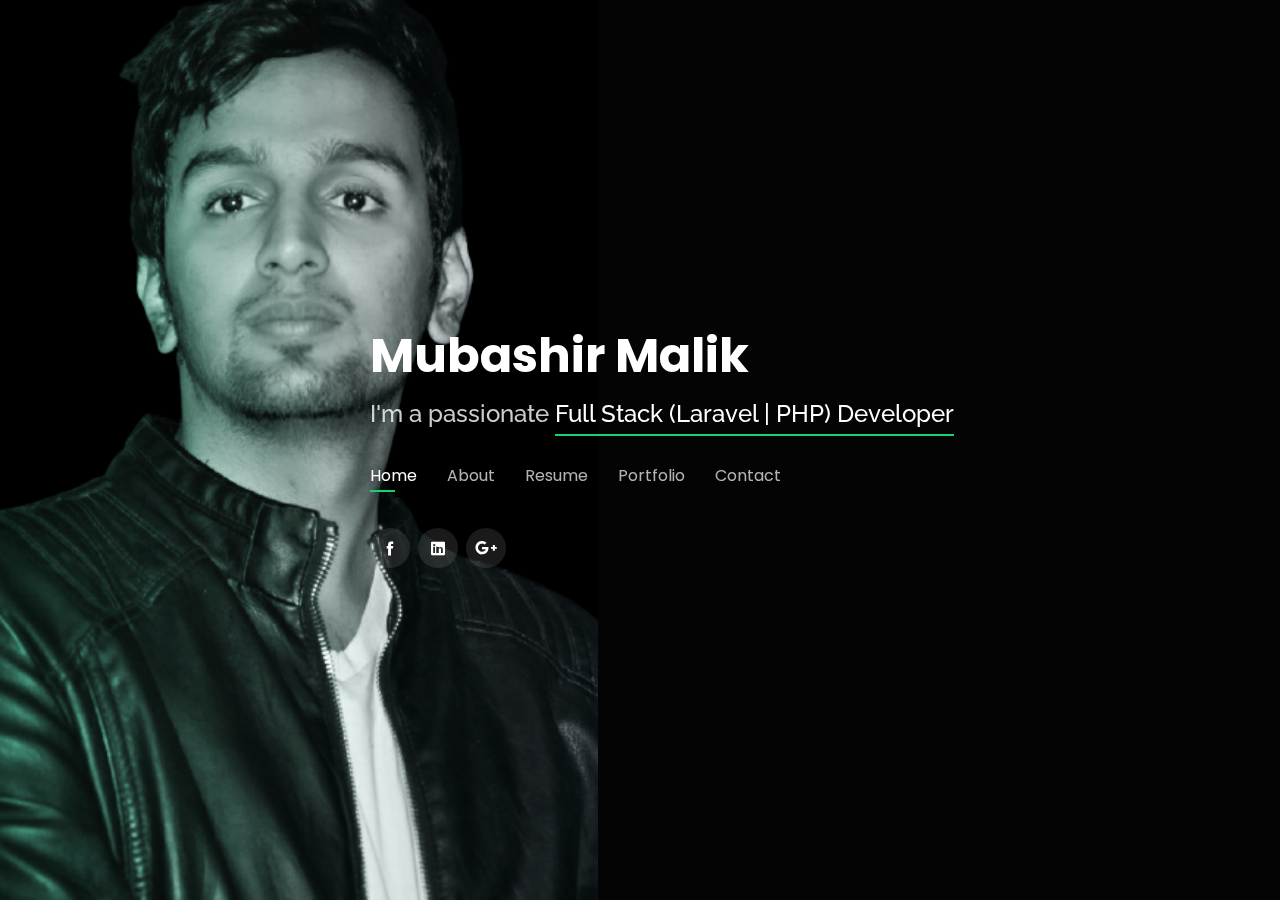
<file: index.html>
<!DOCTYPE html>
<html lang="en">

<head>
  <meta charset="utf-8">
  <meta content="width=device-width, initial-scale=1.0" name="viewport">

  <title>Mubashir Malik -Laravel Developer</title>
  <link rel="icon" href="demo_icon.gif" type="image/gif" sizes="16x16">
  <meta content="" name="description">
  <meta content="" name="keywords">

  <!-- Favicons -->


  <!-- Google Fonts -->
  <link href="https://fonts.googleapis.com/css?family=Open+Sans:300,300i,400,400i,600,600i,700,700i|Raleway:300,300i,400,400i,500,500i,600,600i,700,700i|Poppins:300,300i,400,400i,500,500i,600,600i,700,700i" rel="stylesheet">

  <!-- Vendor CSS Files -->
  <link href="assets/vendor/bootstrap/css/bootstrap.min.css" rel="stylesheet">
  <link href="assets/vendor/icofont/icofont.min.css" rel="stylesheet">
  <link href="assets/vendor/remixicon/remixicon.css" rel="stylesheet">
  <link href="assets/vendor/owl.carousel/assets/owl.carousel.min.css" rel="stylesheet">
  <link href="assets/vendor/boxicons/css/boxicons.min.css" rel="stylesheet">
  <link href="assets/vendor/venobox/venobox.css" rel="stylesheet">

  <style>
    .img-fluid {
      height: 280px;
    }
    .vbox-container img {
      height: 650px;
    }
  </style>

  <!-- Template Main CSS File -->
  <link href="assets/css/style.css" rel="stylesheet">
</head>

<body>

<!-- ======= Header ======= -->
<header id="header" class="header-tops">
  <div class="container">
    <div class="row">
      <div class="col-12 col-md-12 offset-lg-3 col-lg-9">
        <h1><a href="index.html">Mubashir Malik</a></h1>
        <!-- Uncomment below if you prefer to use an image logo -->
        <!--  <a href="index.html" class="mr-auto"><img src="assets/img/logo.png" alt="" class="img-fluid"></a> -->
        <h2>I'm a passionate <span> Full Stack (Laravel | PHP) Developer</span></h2>

        <nav class="nav-menu d-none d-lg-block">
          <ul>
            <li class="active"><a href="#header">Home</a></li>
            <li><a href="#about">About</a></li>
            <li><a href="#resume">Resume</a></li>
<!--            <li><a href="#services">Services</a></li>-->
            <li><a href="#portfolio">Portfolio</a></li>
            <li><a href="#contact">Contact</a></li>
          </ul>
        </nav><!-- .nav-menu -->

        <div class="social-links">
          <a href="https://www.facebook.com/mubashir.malik.mk" target="_blank" class="facebook"><i class="icofont-facebook"></i></a>
          <a href="https://www.linkedin.com/in/mubashir-malik-973242175/" target="_blank" class="linkedin"><i class="icofont-linkedin"></i></a>
          <a href="https://mail.google.com/mail/?view=cm&fs=1&tf=1&to=malikmubashir601@gmail.com" target="_blank" class="linkedin"><i class="icofont-google-plus" style="font-size: 24px"></i></a>
        </div>
      </div>
    </div>



  </div>
</header><!-- End Header -->

<!-- ======= About Section ======= -->
<section id="about" class="about">

  <!-- ======= About Me ======= -->
  <div class="about-me container">

    <div class="section-title">
      <h2>About</h2>
      <p>Learn more about me</p>
    </div>

    <div class="row">
      <div class="col-lg-4" data-aos="fade-right">
        <img src="assets/img/bg.jpg" class="img-fluid" alt="">
      </div>
      <div class="col-lg-8 pt-4 pt-lg-0 content" data-aos="fade-left">
        <h3>Full Stack (Laravel | RestFul Api |PHP) Developer </h3>
        <p class="font-italic">
          I am  Dedicated and efficient full stack developer with 4+ years experience in application layers,
          presentation layers, and databases.
        </p>
        <div class="row">
          <div class="col-lg-6">
            <ul>
              <li><i class="icofont-rounded-right"></i> <strong>Birthday:</strong> 28th Dec 1997</li>
              <li><i class="icofont-rounded-right"></i> <strong>Website:</strong> mubashirmalik1.github.io/</li>
              <li><i class="icofont-rounded-right"></i> <strong>Phone:</strong> +92 334 9152031</li>
            </ul>
          </div>
          <div class="col-lg-6">
            <ul>
              <li><i class="icofont-rounded-right"></i> <strong>Age:</strong> 24</li>
              <li><i class="icofont-rounded-right"></i> <strong>Degree:</strong> Bachelor</li>
              <li><i class="icofont-rounded-right"></i> <strong>Email:</strong> malikmubashir601@gmail.com</li>

            </ul>
          </div>
        </div>
        <p>
          A Web Developer specializing in Backend development to solve the client issue and provides the best and
          most optimal solution. Experienced with all stages of the development cycle for dynamic web projects. Well-versed
          in numerous programming languages. Proven ability to leverage
          full-stack knowledge and experience to build interactive and user-centered website designs to scale.</p>
      </div>
    </div>

  </div><!-- End About Me -->

  <!-- ======= Counts ======= -->
  <!--    <div class="counts container">-->

  <!--      <div class="row">-->

  <!--        <div class="col-lg-3 col-md-6">-->
  <!--          <div class="count-box">-->
  <!--            <i class="icofont-simple-smile"></i>-->
  <!--            <span data-toggle="counter-up">232</span>-->
  <!--            <p>Happy Clients</p>-->
  <!--          </div>-->
  <!--        </div>-->

  <!--        <div class="col-lg-3 col-md-6 mt-5 mt-md-0">-->
  <!--          <div class="count-box">-->
  <!--            <i class="icofont-document-folder"></i>-->
  <!--            <span data-toggle="counter-up">521</span>-->
  <!--            <p>Projects</p>-->
  <!--          </div>-->
  <!--        </div>-->

  <!--        <div class="col-lg-3 col-md-6 mt-5 mt-lg-0">-->
  <!--          <div class="count-box">-->
  <!--            <i class="icofont-live-support"></i>-->
  <!--            <span data-toggle="counter-up">1,463</span>-->
  <!--            <p>Hours Of Support</p>-->
  <!--          </div>-->
  <!--        </div>-->

  <!--        <div class="col-lg-3 col-md-6 mt-5 mt-lg-0">-->
  <!--          <div class="count-box">-->
  <!--            <i class="icofont-users-alt-5"></i>-->
  <!--            <span data-toggle="counter-up">15</span>-->
  <!--            <p>Hard Workers</p>-->
  <!--          </div>-->
  <!--        </div>-->

  <!--      </div>-->

  <!--    </div>&lt;!&ndash; End Counts &ndash;&gt;-->

  <!-- ======= Skills  ======= -->
  <div class="skills container">

    <div class="section-title">
      <h2>Skills</h2>
    </div>

    <div class="row skills-content">

      <div class="col-lg-6">

        <div class="progress">
          <span class="skill">HTML <i class="val">100%</i></span>
          <div class="progress-bar-wrap">
            <div class="progress-bar" role="progressbar" aria-valuenow="100" aria-valuemin="0" aria-valuemax="100"></div>
          </div>
        </div>

        <div class="progress">
          <span class="skill">CSS <i class="val">90%</i></span>
          <div class="progress-bar-wrap">
            <div class="progress-bar" role="progressbar" aria-valuenow="90" aria-valuemin="0" aria-valuemax="100"></div>
          </div>
        </div>
        <div class="progress">
          <span class="skill">Bootstrap <i class="val">100%</i></span>
          <div class="progress-bar-wrap">
            <div class="progress-bar" role="progressbar" aria-valuenow="100" aria-valuemin="0" aria-valuemax="100"></div>
          </div>
        </div>

        <div class="progress">
          <span class="skill">JavaScript <i class="val">75%</i></span>
          <div class="progress-bar-wrap">
            <div class="progress-bar" role="progressbar" aria-valuenow="75" aria-valuemin="0" aria-valuemax="100"></div>
          </div>
        </div>

        <div class="progress">
          <span class="skill">JQuery <i class="val">80%</i></span>
          <div class="progress-bar-wrap">
            <div class="progress-bar" role="progressbar" aria-valuenow="80" aria-valuemin="0" aria-valuemax="100"></div>
          </div>
        </div>

      </div>

      <div class="col-lg-6">

        <div class="progress">
          <span class="skill">PHP <i class="val">80%</i></span>
          <div class="progress-bar-wrap">
            <div class="progress-bar" role="progressbar" aria-valuenow="80" aria-valuemin="0" aria-valuemax="100"></div>
          </div>
        </div>

        <div class="progress">
          <span class="skill">Laravel <i class="val">100%</i></span>
          <div class="progress-bar-wrap">
            <div class="progress-bar" role="progressbar" aria-valuenow="100" aria-valuemin="0" aria-valuemax="100"></div>
          </div>
        </div>

        <div class="progress">
          <span class="skill">RestFull API's <i class="val">90%</i></span>
          <div class="progress-bar-wrap">
            <div class="progress-bar" role="progressbar" aria-valuenow="90" aria-valuemin="0" aria-valuemax="100"></div>
          </div>
        </div>

        <div class="progress">
          <span class="skill">WordPress/Divi <i class="val">55%</i></span>
          <div class="progress-bar-wrap">
            <div class="progress-bar" role="progressbar" aria-valuenow="55" aria-valuemin="0" aria-valuemax="100"></div>
          </div>
        </div>

      </div>

    </div>

  </div><!-- End Skills -->

  <div class="skills container">

    <div class="section-title">
      <h2>Other Skills</h2>
    </div>

    <div class="row skills-content">

      <div class="col-lg-4 col-12">
        <div class="progress">
          <span class="skill">Git (Bitbucket)</span>
        </div>
      </div>
      <div class="col-lg-4 col-12">
        <div class="progress">
          <span class="skill">Firebase</span>
        </div>
      </div>
      <div class="col-lg-4 col-6">
        <div class="progress">
          <span class="skill">Google Apis</span>
        </div>
      </div>
      <div class="col-lg-4 col-6">
        <div class="progress">
          <span class="skill">Agora (video and audio call)</span>
        </div>
      </div>
      <div class="col-lg-4 col-6">
        <div class="progress">
          <span class="skill">Mesibo (video and audio call)</span>
        </div>
      </div>
      <div class="col-lg-4 col-6">
        <div class="progress">
          <span class="skill">Stripe</span>
        </div>
      </div>
      <div class="col-lg-4 col-6">
        <div class="progress">
          <span class="skill">PayPal</span>
        </div>
      </div>
      <div class="col-lg-4 col-6">
        <div class="progress">
          <span class="skill">Google Pay</span>
        </div>
      </div>
      <div class="col-lg-4 col-6">
        <div class="progress">
          <span class="skill">MailChimp</span>
        </div>
      </div>
      <div class="col-lg-4 col-6">
        <div class="progress">
          <span class="skill">AutoPilot</span>
        </div>
      </div>
      <div class="col-lg-4 col-6">
        <div class="progress">
          <span class="skill">OpsGenie</span>
        </div>
      </div>
      <div class="col-lg-4 col-6">
        <div class="progress">
          <span class="skill">Push notifications (firebase)</span>
        </div>
      </div>
      <div class="col-lg-4 col-6">
        <div class="progress">
          <span class="skill">Slack notifications</span>
        </div>
      </div>
      <div class="col-lg-4 col-6">
        <div class="progress">
          <span class="skill">FFMPeg</span>
        </div>
      </div>
      <div class="col-lg-4 col-6">
        <div class="progress">
          <span class="skill">Solid principles</span>
        </div>
      </div>
      <div class="col-lg-4 col-6">
        <div class="progress">
          <span class="skill">Design patterns</span>
        </div>
      </div>
      </div>

    </div>

  </div><!-- End Skills -->

  <!-- ======= Interests =======-->
<!--
  <div class="interests container">

    <div class="section-title">
      <h2>Interests</h2>
    </div>

    <div class="row">
      <div class="col-lg-3 col-md-4">
        <div class="icon-box">
          <i class="ri-store-line" style="color: #ffbb2c;"></i>
          <h3>Lorem Ipsum</h3>
        </div>
      </div>
      <div class="col-lg-3 col-md-4 mt-4 mt-md-0">
        <div class="icon-box">
          <i class="ri-bar-chart-box-line" style="color: #5578ff;"></i>
          <h3>Dolor Sitema</h3>
        </div>
      </div>
      <div class="col-lg-3 col-md-4 mt-4 mt-md-0">
        <div class="icon-box">
          <i class="ri-calendar-todo-line" style="color: #e80368;"></i>
          <h3>Sed perspiciatis</h3>
        </div>
      </div>
      <div class="col-lg-3 col-md-4 mt-4 mt-lg-0">
        <div class="icon-box">
          <i class="ri-paint-brush-line" style="color: #e361ff;"></i>
          <h3>Magni Dolores</h3>
        </div>
      </div>
      <div class="col-lg-3 col-md-4 mt-4">
        <div class="icon-box">
          <i class="ri-database-2-line" style="color: #47aeff;"></i>
          <h3>Nemo Enim</h3>
        </div>
      </div>
      <div class="col-lg-3 col-md-4 mt-4">
        <div class="icon-box">
          <i class="ri-gradienter-line" style="color: #ffa76e;"></i>
          <h3>Eiusmod Tempor</h3>
        </div>
      </div>
      <div class="col-lg-3 col-md-4 mt-4">
        <div class="icon-box">
          <i class="ri-file-list-3-line" style="color: #11dbcf;"></i>
          <h3>Midela Teren</h3>
        </div>
      </div>
      <div class="col-lg-3 col-md-4 mt-4">
        <div class="icon-box">
          <i class="ri-price-tag-2-line" style="color: #4233ff;"></i>
          <h3>Pira Neve</h3>
        </div>
      </div>
      <div class="col-lg-3 col-md-4 mt-4">
        <div class="icon-box">
          <i class="ri-anchor-line" style="color: #b2904f;"></i>
          <h3>Dirada Pack</h3>
        </div>
      </div>
      <div class="col-lg-3 col-md-4 mt-4">
        <div class="icon-box">
          <i class="ri-disc-line" style="color: #b20969;"></i>
          <h3>Moton Ideal</h3>
        </div>
      </div>
      <div class="col-lg-3 col-md-4 mt-4">
        <div class="icon-box">
          <i class="ri-base-station-line" style="color: #ff5828;"></i>
          <h3>Verdo Park</h3>
        </div>
      </div>
      <div class="col-lg-3 col-md-4 mt-4">
        <div class="icon-box">
          <i class="ri-fingerprint-line" style="color: #29cc61;"></i>
          <h3>Flavor Nivelanda</h3>
        </div>
      </div>
    </div>

  </div> -->
  <!--End Interests -->
  <!-- ======= Testimonials =======-->
  <!--
  <div class="testimonials container">

    <div class="section-title">
      <h2>Testimonials</h2>
    </div>

    <div class="owl-carousel testimonials-carousel">

      <div class="testimonial-item">
        <p>
          <i class="bx bxs-quote-alt-left quote-icon-left"></i>
          Proin iaculis purus consequat sem cure digni ssim donec porttitora entum suscipit rhoncus. Accusantium quam, ultricies eget id, aliquam eget nibh et. Maecen aliquam, risus at semper.
          <i class="bx bxs-quote-alt-right quote-icon-right"></i>
        </p>
        <img src="assets/img/testimonials/testimonials-1.jpg" class="testimonial-img" alt="">
        <h3>Saul Goodman</h3>
        <h4>Ceo &amp; Founder</h4>
      </div>

      <div class="testimonial-item">
        <p>
          <i class="bx bxs-quote-alt-left quote-icon-left"></i>
          Export tempor illum tamen malis malis eram quae irure esse labore quem cillum quid cillum eram malis quorum velit fore eram velit sunt aliqua noster fugiat irure amet legam anim culpa.
          <i class="bx bxs-quote-alt-right quote-icon-right"></i>
        </p>
        <img src="assets/img/testimonials/testimonials-2.jpg" class="testimonial-img" alt="">
        <h3>Sara Wilsson</h3>
        <h4>Designer</h4>
      </div>

      <div class="testimonial-item">
        <p>
          <i class="bx bxs-quote-alt-left quote-icon-left"></i>
          Enim nisi quem export duis labore cillum quae magna enim sint quorum nulla quem veniam duis minim tempor labore quem eram duis noster aute amet eram fore quis sint minim.
          <i class="bx bxs-quote-alt-right quote-icon-right"></i>
        </p>
        <img src="assets/img/testimonials/testimonials-3.jpg" class="testimonial-img" alt="">
        <h3>Jena Karlis</h3>
        <h4>Store Owner</h4>
      </div>

      <div class="testimonial-item">
        <p>
          <i class="bx bxs-quote-alt-left quote-icon-left"></i>
          Fugiat enim eram quae cillum dolore dolor amet nulla culpa multos export minim fugiat minim velit minim dolor enim duis veniam ipsum anim magna sunt elit fore quem dolore labore illum veniam.
          <i class="bx bxs-quote-alt-right quote-icon-right"></i>
        </p>
        <img src="assets/img/testimonials/testimonials-4.jpg" class="testimonial-img" alt="">
        <h3>Matt Brandon</h3>
        <h4>Freelancer</h4>
      </div>

      <div class="testimonial-item">
        <p>
          <i class="bx bxs-quote-alt-left quote-icon-left"></i>
          Quis quorum aliqua sint quem legam fore sunt eram irure aliqua veniam tempor noster veniam enim culpa labore duis sunt culpa nulla illum cillum fugiat legam esse veniam culpa fore nisi cillum quid.
          <i class="bx bxs-quote-alt-right quote-icon-right"></i>
        </p>
        <img src="assets/img/testimonials/testimonials-5.jpg" class="testimonial-img" alt="">
        <h3>John Larson</h3>
        <h4>Entrepreneur</h4>
      </div>

    </div>

  </div>-->
<!--   End Testimonials-->

</section> <!--End About Section -->


<!-- ======= Resume Section ======= -->
<section id="resume" class="resume">
  <div class="container">

    <div class="section-title">
      <h2>Resume</h2>
      <p>Check My Resume</p>
    </div>

    <div class="row">
      <div class="col-lg-6">
        <h3 class="resume-title">Sumary</h3>
        <div class="resume-item pb-0">
          <h4>MUBASHIR HUSSAIN</h4>
          <p><em>
            ● Web Developer specializing in Back end development. Experienced with all stages of the
            development cycle for dynamic web projects. Well-versed in numerous programming
            languages.
            <br>
            ● Proven ability to leverage full-stack knowledge and experience to build interactive and usercentered website designs to scale
            <br>
            ● Extensive expertise in large system architecture development and administration, as well as
            network design and configuration.
            <br>
            ● Strong background in project management and customer relations.</em></p>
          <p>
          <ul>
            <li>+92 334 9152031</li>
            <li>malikmubashir601@gmail.com</li>
          </ul>
          </p>
        </div>

        <h3 class="resume-title">Education</h3>
        <div class="resume-item">
          <h4>Bachelor of Computer Science (BSCS) </h4>
          <h5>2015 - 2019</h5>
          <p><em>PMAS ARID AGRICULTURE UNIVERSITY RAWALPINDI</em></p>
          <p></p>
        </div>
        <h3 class="resume-title">SKILLS HIGHLIGHTS</h3>
        <div class="resume-item">
          <!--<h4>Skill Highlights</h4>
          <h5>2010 - 2014</h5>-->
          <p>
            ● Project management<br>
            ● Strong decision maker<br>
            ● Complex problem solver<br>
            ● Creative design<br>
            ● Innovative<br>
            ● Service-focused</p>
        </div>
        <h3 class="resume-title">Technical Expertise</h3>
        <div class="resume-item">
          <h4>Database</h4>
          <ul>
            <li> MySQL | Postgres</li>
            <!-- <li>Delegate tasks to the 7 members of the design team and provide counsel on all aspects of the project. </li>-->
            <h4>PROGRAMMING</h4>
            <li>HTML5 | CSS3/Bootstrap | Jquery | Laravel PHP | REST APIs</li>
            <!--<li>Oversee the efficient use of production project budgets ranging from $2,000 - $25,000</li>-->
            <h4>OTHER</h4>
            <li>Bitbucket | Firebase | Google Maps | Agora | PayPal | Stripe | FFMPeg | Push notification |
              Solid Principles | Design Patterns | Google Play | OpsGenie | Autopilot |Mailchimp | Mesibo</li>
          </ul>
          </p>
        </div>
        <h3 class="resume-title">EXPERIENCE</h3>
        <div class="resume-item">
          <h4>Laravel Developer</h4>
          <h5>3/2021 to cont</h5>
          <p><em>Apimio, I9/3, Islamabad
          </em></p>
          <p>
          <ul>
            <li>Work on the product and held it existing user’s data and add functionality with the existing flow
            </li>
            <li>Structure several internal systems comprising order entry/management tools,
              conversion/revenue reporting, and production workflow tracking</li>
            <li>Designed and developed RESTful style web services in Laravel PHP to manipulate dynamic
              datasets using AJAX calls</li>

          </ul>
          </p>
        </div>

      </div>
      <div class="col-lg-6">
        <div class="resume-item">
          <h4>Laravel Developer / Technical Advisor </h4>
          <h5>12/2020 to cont</h5>
          <p><em>ProPractice Tracker App (Product)
          </em></p>

          <p>
          <ul>
            <li>Handle the structure of database and it requirement gathering
            </li>
            <li>Create Restful API’s for mobile apps</li>
            <li>Designed and developed RESTful style web services in Laravel PHP to manipulate dynamic
              datasets using AJAX calls.</li></ul></p></div>
        <div class="resume-item">
          <h4>Web Developer </h4>
          <h5>12/2019 to 03/2021</h5>
          <p><em>Ropstam, Bahria Town, Rawalpindi
          </em></p>

          <p>
          <ul>
            <li> Structure several internal systems comprising order entry/management tools,
              conversion/revenue reporting, and production workflow tracking.</li>
            <li> Designed and developed RESTful style web services in Laravel PHP to manipulate dynamic
              datasets using AJAX calls</li>
            <li> Improve the maintain efficiency by reconstructing official website with modern technologies
              and framework</li>
            <li>Redesigned sections of the website to ensure a more attractive and user friendly experience
            </li></ul></p></div>
        <div class="resume-item">
          <h4>Web Developer </h4>
          <h5>05/2019 to 12/2019</h5>
          <p><em>Softex Solutions, Bahria Town, Rawalpindi
          </em></p>

          <p>
          <ul>
            <li> Creating websites/a website using standard HTML/CSS practices.</li>
            <li>Working closely with web designers and programmers to produce the website.</li>
            <li> Constant communication with other colleagues in the business to develop and deploy their
              content – and ensuring there is a clear establishment of what can be created within what
              timeframe.</li>
            <li> Researching different software programs, maintaining software documentation.</li>
            <li> Implementing contingency plans in case the website goes down.</li>
            <li> Maintaining and expanding/enhancing the website once built.
            </li></ul></p></div>
        <div class="resume-item">
          <h4>Web Developer (Internee) </h4>
          <h5>09/2018 to 02/2019</h5>
          <p><em>Zee App Solution, 6
            th road, Rawalpindi
          </em></p>

          <p>
          <ul>
            <li>Learn HTML/CSS, bootstrap, Java script, JQuery, Ajax, PHP, and Laravel.
            </li></ul></p></div>
      </div>
    </div>
  </div>

  </div>
</section><!-- End Resume Section -->

<!-- ======= Services Section ======= -->
<section id="services" class="services">
  <div class="container">

    <div class="section-title">
      <h2>Services</h2>
      <p>My Services</p>
    </div>

    <div class="row">
      <div class="col-lg-4 col-md-6 d-flex align-items-stretch">
        <div class="icon-box">
          <div class="icon"><i class="bx bxl-dribbble"></i></div>
          <h4><a href="">Lorem Ipsum</a></h4>
          <p>Voluptatum deleniti atque corrupti quos dolores et quas molestias excepturi</p>
        </div>
      </div>

      <div class="col-lg-4 col-md-6 d-flex align-items-stretch mt-4 mt-md-0">
        <div class="icon-box">
          <div class="icon"><i class="bx bx-file"></i></div>
          <h4><a href="">Sed ut perspiciatis</a></h4>
          <p>Duis aute irure dolor in reprehenderit in voluptate velit esse cillum dolore</p>
        </div>
      </div>

      <div class="col-lg-4 col-md-6 d-flex align-items-stretch mt-4 mt-lg-0">
        <div class="icon-box">
          <div class="icon"><i class="bx bx-tachometer"></i></div>
          <h4><a href="">Magni Dolores</a></h4>
          <p>Excepteur sint occaecat cupidatat non proident, sunt in culpa qui officia</p>
        </div>
      </div>

      <div class="col-lg-4 col-md-6 d-flex align-items-stretch mt-4">
        <div class="icon-box">
          <div class="icon"><i class="bx bx-world"></i></div>
          <h4><a href="">Nemo Enim</a></h4>
          <p>At vero eos et accusamus et iusto odio dignissimos ducimus qui blanditiis</p>
        </div>
      </div>

      <div class="col-lg-4 col-md-6 d-flex align-items-stretch mt-4">
        <div class="icon-box">
          <div class="icon"><i class="bx bx-slideshow"></i></div>
          <h4><a href="">Dele cardo</a></h4>
          <p>Quis consequatur saepe eligendi voluptatem consequatur dolor consequuntur</p>
        </div>
      </div>

      <div class="col-lg-4 col-md-6 d-flex align-items-stretch mt-4">
        <div class="icon-box">
          <div class="icon"><i class="bx bx-arch"></i></div>
          <h4><a href="">Divera don</a></h4>
          <p>Modi nostrum vel laborum. Porro fugit error sit minus sapiente sit aspernatur</p>
        </div>
      </div>

    </div>

  </div>
</section><!-- End Services Section -->

<!-- ======= Portfolio Section ======= -->
<section id="portfolio" class="portfolio">
  <div class="container">

    <div class="section-title">
      <h2>Portfolio</h2>
      <p>My Works</p>
    </div>

    <div class="row">
      <div class="col-lg-12 d-flex justify-content-center">
        <ul id="portfolio-flters">
          <li data-filter="*" class="filter-active">All</li>
          <li data-filter=".filter-app ">App Restful Api's</li>
          <li data-filter=".filter-web">Web Application</li>
        </ul>
      </div>
    </div>

    <div class="row portfolio-container">

      <div class="col-lg-4 col-md-6 portfolio-item filter-web">
        <div class="portfolio-wrap text-center">
          <img src="assets/img/portfolio/jobso.png" class="img-fluid" alt="">
          <div class="portfolio-info">
            <h4>Jobso</h4>
            <p>Web Application</p>
            <div class="portfolio-links">
              <a href="assets/img/portfolio/jobso.png" data-gall="portfolioGallery" class="venobox" title="App 1"><i class="bx bx-plus"></i></a>
              <a href="web/jobso_web.html" data-gall="portfolioDetailsGallery" data-vbtype="iframe" class="venobox" title="Portfolio Details"><i class="bx bx-link"></i></a>
            </div>
          </div>
        </div>
      </div>

      <div class="col-lg-4 col-md-6 portfolio-item filter-web">
        <div class="portfolio-wrap text-center">
          <img src="assets/img/portfolio/apimio.png" class="img-fluid" alt="">
          <div class="portfolio-info">
            <h4>Apimio</h4>
            <p>Web Application</p>
            <div class="portfolio-links">
              <a href="assets/img/portfolio/apimio.png" data-gall="portfolioGallery" class="venobox" title="Web 3"><i class="bx bx-plus"></i></a>
              <a href="web/apimio_web.html" data-gall="portfolioDetailsGallery" data-vbtype="iframe" class="venobox" title="Portfolio Details"><i class="bx bx-link"></i></a>
            </div>
          </div>
        </div>
      </div>

      <div class="col-lg-4 col-md-6 portfolio-item filter-web">
        <div class="portfolio-wrap text-center">
          <img src="assets/img/portfolio/biopharma.png" class="img-fluid" alt="">
          <div class="portfolio-info">
            <h4>BioPharmMedX</h4>
            <p>Web Application</p>
            <div class="portfolio-links">
              <a href="assets/img/portfolio/biopharma.png" data-gall="portfolioGallery" class="venobox" title="App 2"><i class="bx bx-plus"></i></a>
              <a href="web/biopharma.html" data-gall="portfolioDetailsGallery" data-vbtype="iframe" class="venobox" title="Portfolio Details"><i class="bx bx-link"></i></a>
            </div>
          </div>
        </div>
      </div>

      <div class="col-lg-4 col-md-6 portfolio-item filter-web">
        <div class="portfolio-wrap text-center">
          <img src="assets/img/portfolio/allurewraps.png" class="img-fluid" alt="">
          <div class="portfolio-info">
            <h4>Allure Wraps</h4>
            <p>Web Application</p>
            <div class="portfolio-links">
              <a href="assets/img/portfolio/allurewraps.png" data-gall="portfolioGallery" class="venobox" title="Card 2"><i class="bx bx-plus"></i></a>
              <a href="web/allurewraps_web.html" data-gall="portfolioDetailsGallery" data-vbtype="iframe" class="venobox" title="Portfolio Details"><i class="bx bx-link"></i></a>
            </div>
          </div>
        </div>
      </div>

      <div class="col-lg-4 col-md-6 portfolio-item filter-web">
        <div class="portfolio-wrap text-center">
          <img src="assets/img/portfolio/bytesize.png" class="img-fluid" alt="img">
          <div class="portfolio-info">
            <h4>ByteSize</h4>
            <p>Web Application</p>
            <div class="portfolio-links">
              <a href="assets/img/portfolio/bytesize.png" data-gall="portfolioGallery" class="venobox" title="ByteSize"><i class="bx bx-plus"></i></a>
              <a href="web/bytesize.html" data-gall="portfolioDetailsGallery" data-vbtype="iframe" class="venobox" title="Portfolio Details"><i class="bx bx-link"></i></a>
            </div>
          </div>
        </div>
      </div>

      <div class="col-lg-4 col-md-6 portfolio-item filter-web">
        <div class="portfolio-wrap text-center">
          <img src="assets/img/portfolio/fieldr.png" class="img-fluid" alt="img">
          <div class="portfolio-info">
            <h4>Fieldr</h4>
            <p>Web Application</p>
            <div class="portfolio-links">
              <a href="assets/img/portfolio/fieldr.png" data-gall="portfolioGallery" class="venobox" title="ByteSize"><i class="bx bx-plus"></i></a>
              <a href="web/fieldr_web.html" data-gall="portfolioDetailsGallery" data-vbtype="iframe" class="venobox" title="Portfolio Details"><i class="bx bx-link"></i></a>
            </div>
          </div>
        </div>
      </div>

      <div class="col-lg-4 col-md-6 portfolio-item filter-app">
        <div class="portfolio-wrap text-center">
          <img src="assets/img/portfolio/jobso%20app.jpg" class="img-fluid" alt="">
          <div class="portfolio-info">
            <h4>Jobso</h4>
            <p>Mobile App</p>
            <div class="portfolio-links">
              <a href="assets/img/portfolio/jobso%20app.jpg" data-gall="portfolioGallery" class="venobox" title="App 3"><i class="bx bx-plus"></i></a>
              <a href="app/jobso.html" data-gall="portfolioDetailsGallery" data-vbtype="iframe" class="venobox" title="Portfolio Details"><i class="bx bx-link"></i></a>
            </div>
          </div>
        </div>
      </div>

      <div class="col-lg-4 col-md-6 portfolio-item filter-app">
        <div class="portfolio-wrap text-center">
          <img src="assets/img/portfolio/JobSoCovid.png" class="img-fluid" alt="">
          <div class="portfolio-info">
            <h4>Jobso Covid</h4>
            <p>Mobile App</p>
            <div class="portfolio-links">
              <a href="assets/img/portfolio/JobSoCovid.png" data-gall="portfolioGallery" class="venobox" title="Card 1"><i class="bx bx-plus"></i></a>
              <a href="app/jobo_covid.html" data-gall="portfolioDetailsGallery" data-vbtype="iframe" class="venobox" title="Portfolio Details"><i class="bx bx-link"></i></a>
            </div>
          </div>
        </div>
      </div>

      <div class="col-lg-4 col-md-6 portfolio-item filter-app">
        <div class="portfolio-wrap text-center">
          <img src="assets/img/portfolio/mission66%20app.png" class="img-fluid" alt="">
          <div class="portfolio-info">
            <h4>Mission66</h4>
            <p>Mobile App</p>
            <div class="portfolio-links">
              <a href="assets/img/portfolio/mission66%20app.png" data-gall="portfolioGallery" class="venobox" title="Card 3"><i class="bx bx-plus"></i></a>
              <a href="app/mission66.html" data-gall="portfolioDetailsGallery" data-vbtype="iframe" class="venobox" title="Portfolio Details"><i class="bx bx-link"></i></a>
            </div>
          </div>
        </div>
      </div>

      <div class="col-lg-4 col-md-6 portfolio-item filter-app">
        <div class="portfolio-wrap text-center">
          <img src="assets/img/portfolio/fieldr%20app.png" class="img-fluid" alt="">
          <div class="portfolio-info">
            <h4>Fieldr</h4>
            <p>Mobile App</p>
            <div class="portfolio-links">
              <a href="assets/img/portfolio/fieldr%20app.png" data-gall="portfolioGallery" class="venobox" title="Web 3"><i class="bx bx-plus"></i></a>
              <a href="app/fieldr.html" data-gall="portfolioDetailsGallery" data-vbtype="iframe" class="venobox" title="Portfolio Details"><i class="bx bx-link"></i></a>
            </div>
          </div>
        </div>
      </div>

      <div class="col-lg-4 col-md-6 portfolio-item filter-app">
        <div class="portfolio-wrap text-center">
          <img src="assets/img/portfolio/SneakerMaps%20app.png" class="img-fluid" alt="">
          <div class="portfolio-info">
            <h4>SneakerMaps</h4>
            <p>Mobile App</p>
            <div class="portfolio-links">
              <a href="assets/img/portfolio/SneakerMaps%20app.png" data-gall="portfolioGallery" class="venobox" title="Web 3"><i class="bx bx-plus"></i></a>
              <a href="app/sneakmaps.html" data-gall="portfolioDetailsGallery" data-vbtype="iframe" class="venobox" title="Portfolio Details"><i class="bx bx-link"></i></a>
            </div>
          </div>
        </div>
      </div>

      <div class="col-lg-4 col-md-6 portfolio-item filter-app">
        <div class="portfolio-wrap text-center">
          <img src="assets/img/portfolio/allurewraps%20app.png" class="img-fluid" alt="">
          <div class="portfolio-info">
            <h4>Allure Wraps</h4>
            <p>Mobile App</p>
            <div class="portfolio-links">
              <a href="assets/img/portfolio/allurewraps%20app.png" data-gall="portfolioGallery" class="venobox" title="Web 3"><i class="bx bx-plus"></i></a>
              <a href="app/allurewraps.html" data-gall="portfolioDetailsGallery" data-vbtype="iframe" class="venobox" title="Portfolio Details"><i class="bx bx-link"></i></a>
            </div>
          </div>
        </div>
      </div>

      <div class="col-lg-4 col-md-6 portfolio-item filter-app">
        <div class="portfolio-wrap text-center">
          <img src="assets/img/portfolio/BeMyCourier.png" class="img-fluid" alt="">
          <div class="portfolio-info">
            <h4>Bemycourier</h4>
            <p>Mobile App</p>
            <div class="portfolio-links">
              <a href="assets/img/portfolio/BeMyCourier.png" data-gall="portfolioGallery" class="venobox" title="Web 3"><i class="bx bx-plus"></i></a>
              <a href="app/bemycourier.html" data-gall="portfolioDetailsGallery" data-vbtype="iframe" class="venobox" title="Portfolio Details"><i class="bx bx-link"></i></a>
            </div>
          </div>
        </div>
      </div>
    </div>

  </div>
</section><!-- End Portfolio Section -->

<!-- ======= Contact Section ======= -->
<section id="contact" class="contact">
  <div class="container">

    <div class="section-title">
      <h2>Contact</h2>
      <p>Contact Me</p>
    </div>

    <div class="row mt-2">
      <div class="col-md-12 mt-4 mt-md-0 d-flex align-items-stretch">
        <div class="info-box">
          <i class="bx bx-share-alt"></i>
          <h3>Social Media</h3>
          <div class="social-links">
            <a href="https://www.facebook.com/mubashir.malik.mk" class="linkedin"><i class="icofont-facebook"></i></a>
            <a href="https://www.linkedin.com/in/mubashir-malik-973242175/" class="linkedin"><i class="icofont-linkedin"></i></a>
          </div>
        </div>
      </div>

      <div class="col-md-6 mt-4 d-flex align-items-stretch">
        <div class="info-box">
          <i class="bx bx-envelope"></i>
          <h3>Email Me</h3>
          <p>malikmubashir601@gmail.com</p>
        </div>
      </div>
      <div class="col-md-6 mt-4 d-flex align-items-stretch">
        <div class="info-box">
          <i class="bx bx-phone-call"></i>
          <h3>Call Me</h3>
          <p>+92 334 9152031</p>
        </div>
      </div>
    </div>

<!--    <form action="forms/contact.php" method="post" role="form" class="php-email-form mt-4">-->
<!--      <div class="form-row">-->
<!--        <div class="col-md-6 form-group">-->
<!--          <input type="text" name="name" class="form-control" id="name" placeholder="Your Name" data-rule="minlen:4" data-msg="Please enter at least 4 chars" />-->
<!--          <div class="validate"></div>-->
<!--        </div>-->
<!--        <div class="col-md-6 form-group">-->
<!--          <input type="email" class="form-control" name="email" id="email" placeholder="Your Email" data-rule="email" data-msg="Please enter a valid email" />-->
<!--          <div class="validate"></div>-->
<!--        </div>-->
<!--      </div>-->
<!--      <div class="form-group">-->
<!--        <input type="text" class="form-control" name="subject" id="subject" placeholder="Subject" data-rule="minlen:4" data-msg="Please enter at least 8 chars of subject" />-->
<!--        <div class="validate"></div>-->
<!--      </div>-->
<!--      <div class="form-group">-->
<!--        <textarea class="form-control" name="message" rows="5" data-rule="required" data-msg="Please write something for us" placeholder="Message"></textarea>-->
<!--        <div class="validate"></div>-->
<!--      </div>-->
<!--      <div class="mb-3">-->
<!--        <div class="loading">Loading</div>-->
<!--        <div class="error-message"></div>-->
<!--        <div class="sent-message">Your message has been sent. Thank you!</div>-->
<!--      </div>-->
<!--      <div class="text-center"><button type="submit">Send Message</button></div>-->
<!--    </form>-->

  </div>
</section><!-- End Contact Section -->

<div class="credits" style="display: none"> Designed by <a href="https://bootstrapmade.com/">BootstrapMade</a>
</div>

<!-- Vendor JS Files -->
<script src="assets/vendor/jquery/jquery.min.js"></script>
<script src="assets/vendor/bootstrap/js/bootstrap.bundle.min.js"></script>
<script src="assets/vendor/jquery.easing/jquery.easing.min.js"></script>
<script src="assets/vendor/php-email-form/validate.js"></script>
<script src="assets/vendor/waypoints/jquery.waypoints.min.js"></script>
<script src="assets/vendor/counterup/counterup.min.js"></script>
<script src="assets/vendor/owl.carousel/owl.carousel.min.js"></script>
<script src="assets/vendor/isotope-layout/isotope.pkgd.min.js"></script>
<script src="assets/vendor/venobox/venobox.min.js"></script>

<!-- Template Main JS File -->
<script src="assets/js/main.js"></script>

</body>

</html>
</file>
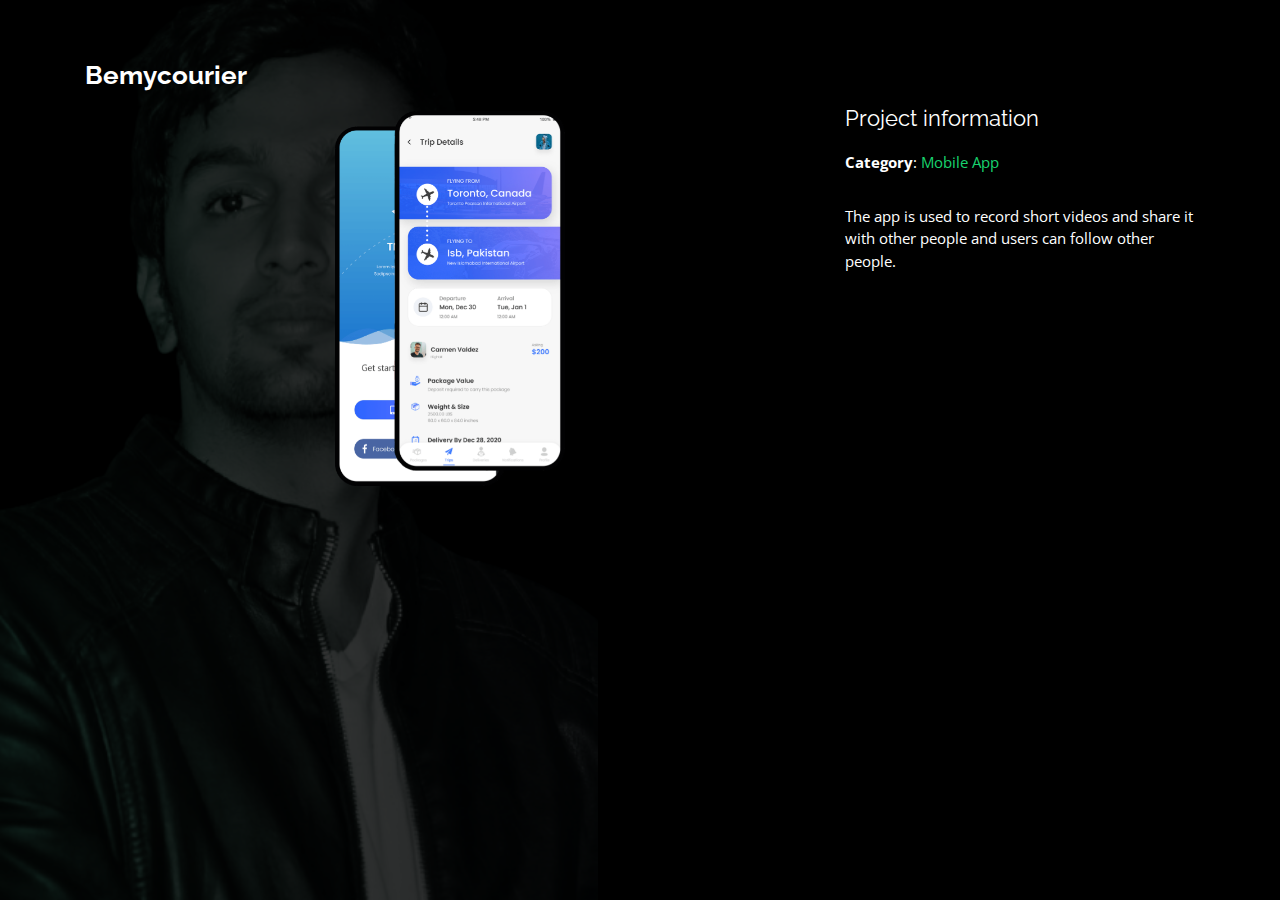
<file: app/4state.html>
<!DOCTYPE html>
<html lang="en">

<head>
  <meta charset="utf-8">
  <meta content="width=device-width, initial-scale=1.0" name="viewport">

  <title>Portfolio</title>
  <meta content="" name="description">
  <meta content="" name="keywords">


  <!-- Google Fonts -->
  <link href="https://fonts.googleapis.com/css?family=Open+Sans:300,300i,400,400i,600,600i,700,700i|Raleway:300,300i,400,400i,500,500i,600,600i,700,700i|Poppins:300,300i,400,400i,500,500i,600,600i,700,700i" rel="stylesheet">

  <!-- Vendor CSS Files -->
  <link href="../assets/vendor/bootstrap/css/bootstrap.min.css" rel="stylesheet">
  <link href="../assets/vendor/icofont/icofont.min.css" rel="stylesheet">
  <link href="../assets/vendor/remixicon/remixicon.css" rel="stylesheet">
  <link href="../assets/vendor/owl.carousel/assets/owl.carousel.min.css" rel="stylesheet">
  <link href="../assets/vendor/boxicons/css/boxicons.min.css" rel="stylesheet">
  <link href="../assets/vendor/venobox/venobox.css" rel="stylesheet">

  <!-- Template Main CSS File -->
  <link href="../assets/css/style.css" rel="stylesheet">

  <!-- =======================================================
  * Template Name: Personal - v2.5.1
  * Template URL: https://bootstrapmade.com/personal-free-resume-bootstrap-template/
  * Author: BootstrapMade.com
  * License: https://bootstrapmade.com/license/
  ======================================================== -->
</head>

<body>

<main id="main">

  <!-- ======= Portfolio Details ======= -->
  <div id="portfolio-details" class="portfolio-details">
    <div class="container">
      <div class="row">
        <div class="col-lg-8">
          <h2 class="portfolio-title">Bemycourier</h2>
          <div class="owl-carousel portfolio-details-carousel">
            <img src="../assets/img/portfolio/BeMyCourier.png" class="img-fluid" alt="picture" style="    height: 375px;
    width: auto;
    margin: 0 auto;">
          </div>
        </div>
        <div class="col-lg-4 portfolio-info">
          <h3>Project information</h3>
          <ul>
            <li><strong>Category</strong>: <a href="https://play.google.com/store/apps/details?id=com.ropstambpo.bemycourier" target="_blank">
              Mobile App</a></li>
          </ul>
          <p>
            The app is used to record short videos and share it with other people and users can follow other people.
          </p>
        </div>
      </div>
    </div>
  </div><!-- End Portfolio Details -->
</main><!-- End #main -->

<div class="credits" style="display: none">
  <!-- All the links in the footer should remain intact. -->
  <!-- You can delete the links only if you purchased the pro version. -->
  <!-- Licensing information: https://bootstrapmade.com/license/ -->
  <!-- Purchase the pro version with working PHP/AJAX contact form: https://bootstrapmade.com/personal-free-resume-bootstrap-template/ -->
  Designed by <a href="https://bootstrapmade.com/">BootstrapMade</a>
</div>

<!-- Vendor JS Files -->
<script src="../assets/vendor/jquery/jquery.min.js"></script>
<script src="../assets/vendor/bootstrap/js/bootstrap.bundle.min.js"></script>
<script src="../assets/vendor/jquery.easing/jquery.easing.min.js"></script>
<script src="../assets/vendor/php-email-form/validate.js"></script>
<script src="../assets/vendor/waypoints/jquery.waypoints.min.js"></script>
<script src="../assets/vendor/counterup/counterup.min.js"></script>
<script src="../assets/vendor/owl.carousel/owl.carousel.min.js"></script>
<script src="../assets/vendor/isotope-layout/isotope.pkgd.min.js"></script>
<script src="../assets/vendor/venobox/venobox.min.js"></script>

<!-- Template Main JS File -->
<script src="../assets/js/main.js"></script>

</body>

</html>
</file>
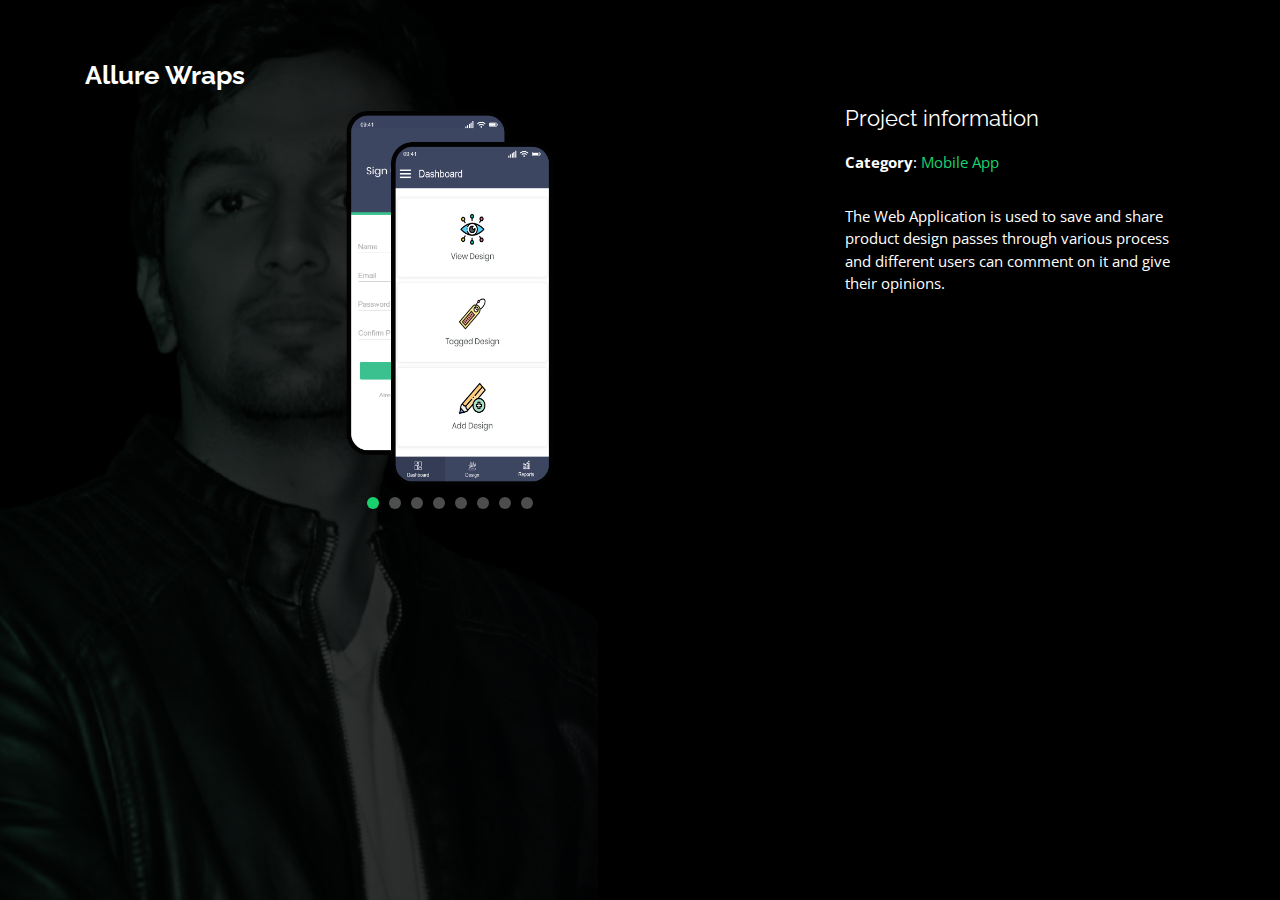
<file: app/allurewraps.html>
<!DOCTYPE html>
<html lang="en">

<head>
  <meta charset="utf-8">
  <meta content="width=device-width, initial-scale=1.0" name="viewport">

  <title>Portfolio</title>
  <meta content="" name="description">
  <meta content="" name="keywords">


  <!-- Google Fonts -->
  <link href="https://fonts.googleapis.com/css?family=Open+Sans:300,300i,400,400i,600,600i,700,700i|Raleway:300,300i,400,400i,500,500i,600,600i,700,700i|Poppins:300,300i,400,400i,500,500i,600,600i,700,700i" rel="stylesheet">

  <!-- Vendor CSS Files -->
  <link href="../assets/vendor/bootstrap/css/bootstrap.min.css" rel="stylesheet">
  <link href="../assets/vendor/icofont/icofont.min.css" rel="stylesheet">
  <link href="../assets/vendor/remixicon/remixicon.css" rel="stylesheet">
  <link href="../assets/vendor/owl.carousel/assets/owl.carousel.min.css" rel="stylesheet">
  <link href="../assets/vendor/boxicons/css/boxicons.min.css" rel="stylesheet">
  <link href="../assets/vendor/venobox/venobox.css" rel="stylesheet">

  <!-- Template Main CSS File -->
  <link href="../assets/css/style.css" rel="stylesheet">

  <!-- =======================================================
  * Template Name: Personal - v2.5.1
  * Template URL: https://bootstrapmade.com/personal-free-resume-bootstrap-template/
  * Author: BootstrapMade.com
  * License: https://bootstrapmade.com/license/
  ======================================================== -->
</head>

<body>

<main id="main">

  <!-- ======= Portfolio Details ======= -->
  <div id="portfolio-details" class="portfolio-details">
    <div class="container">
      <div class="row">
        <div class="col-lg-8">
          <h2 class="portfolio-title">Allure Wraps</h2>
          <div class="owl-carousel portfolio-details-carousel">
            <img src="../assets/img/portfolio/allurewraps%20app.png" class="img-fluid" alt="picture" style="    height: 375px;width: auto; margin: 0 auto;">
            <img src="../assets/img/portfolio/A1.png" class="img-fluid" alt="picture" style="    height: 375px;width: auto; margin: 0 auto;">
            <img src="../assets/img/portfolio/A2.png" class="img-fluid" alt="picture" style="    height: 375px;width: auto; margin: 0 auto;">
            <img src="../assets/img/portfolio/A3.png" class="img-fluid" alt="picture" style="    height: 375px;width: auto; margin: 0 auto;">
            <img src="../assets/img/portfolio/A4.png" class="img-fluid" alt="picture" style="    height: 375px;width: auto; margin: 0 auto;">
            <img src="../assets/img/portfolio/A5.png" class="img-fluid" alt="picture" style="    height: 375px;width: auto; margin: 0 auto;">
            <img src="../assets/img/portfolio/A6.png" class="img-fluid" alt="picture" style="    height: 375px;width: auto; margin: 0 auto;">
            <img src="../assets/img/portfolio/A7.png" class="img-fluid" alt="picture" style="    height: 375px;width: auto; margin: 0 auto;">
          </div>
        </div>
        <div class="col-lg-4 portfolio-info">
          <h3>Project information</h3>
          <ul>
            <li><strong>Category</strong>: <a href="https://play.google.com/store/apps/details?id=com.ropstam.alluredesign_android&hl=en" target="_blank">
              Mobile App</a></li>
          </ul>
          <p>
            The Web Application is used to save and share product design passes through various process and different users can comment
            on it and give their opinions.
          </p>
        </div>
      </div>
    </div>
  </div><!-- End Portfolio Details -->
</main><!-- End #main -->

<div class="credits" style="display: none">
  <!-- All the links in the footer should remain intact. -->
  <!-- You can delete the links only if you purchased the pro version. -->
  <!-- Licensing information: https://bootstrapmade.com/license/ -->
  <!-- Purchase the pro version with working PHP/AJAX contact form: https://bootstrapmade.com/personal-free-resume-bootstrap-template/ -->
  Designed by <a href="https://bootstrapmade.com/">BootstrapMade</a>
</div>

<!-- Vendor JS Files -->
<script src="../assets/vendor/jquery/jquery.min.js"></script>
<script src="../assets/vendor/bootstrap/js/bootstrap.bundle.min.js"></script>
<script src="../assets/vendor/jquery.easing/jquery.easing.min.js"></script>
<script src="../assets/vendor/php-email-form/validate.js"></script>
<script src="../assets/vendor/waypoints/jquery.waypoints.min.js"></script>
<script src="../assets/vendor/counterup/counterup.min.js"></script>
<script src="../assets/vendor/owl.carousel/owl.carousel.min.js"></script>
<script src="../assets/vendor/isotope-layout/isotope.pkgd.min.js"></script>
<script src="../assets/vendor/venobox/venobox.min.js"></script>

<!-- Template Main JS File -->
<script src="../assets/js/main.js"></script>

</body>

</html>
</file>
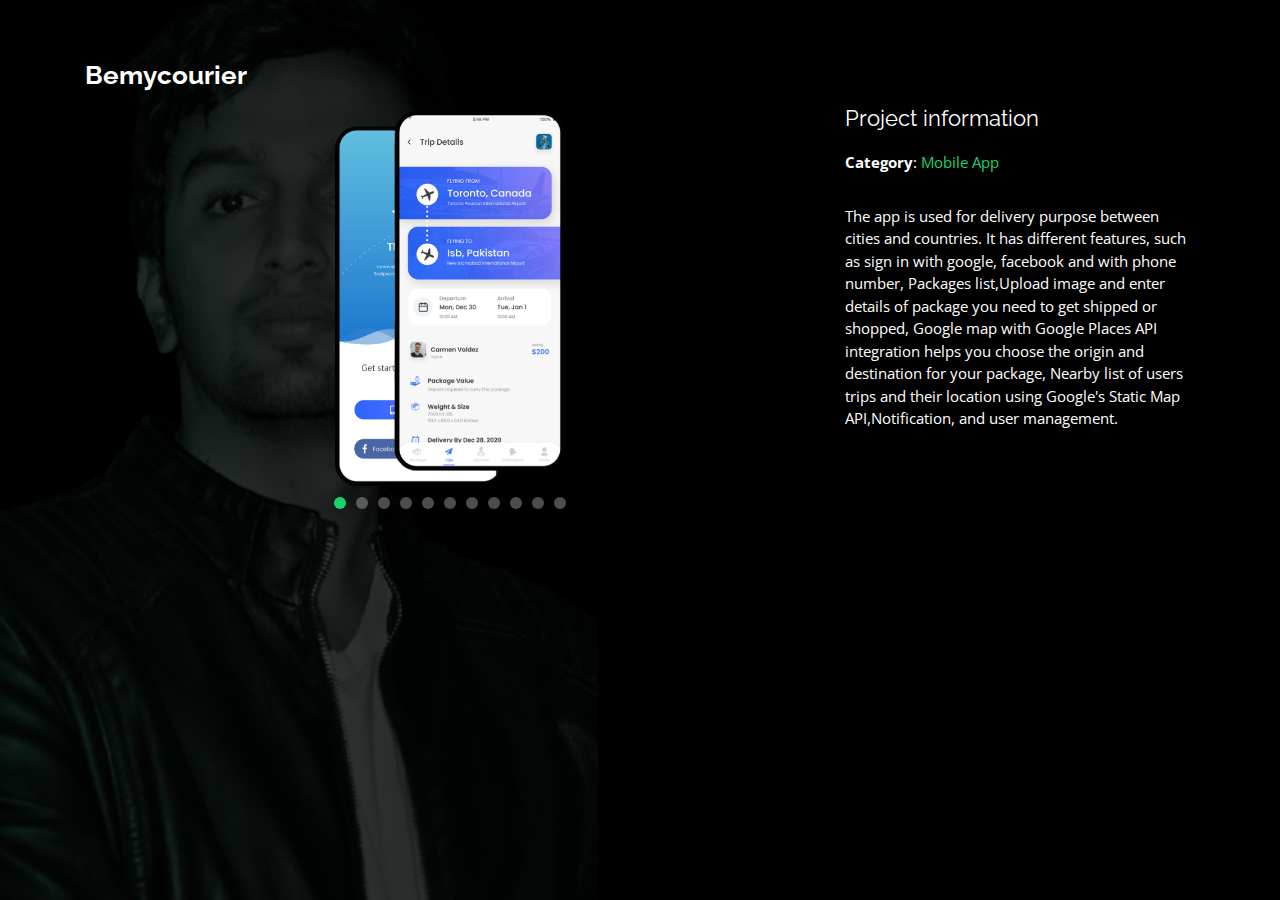
<file: app/bemycourier.html>
<!DOCTYPE html>
<html lang="en">

<head>
  <meta charset="utf-8">
  <meta content="width=device-width, initial-scale=1.0" name="viewport">

  <title>Portfolio</title>
  <meta content="" name="description">
  <meta content="" name="keywords">


  <!-- Google Fonts -->
  <link href="https://fonts.googleapis.com/css?family=Open+Sans:300,300i,400,400i,600,600i,700,700i|Raleway:300,300i,400,400i,500,500i,600,600i,700,700i|Poppins:300,300i,400,400i,500,500i,600,600i,700,700i" rel="stylesheet">

  <!-- Vendor CSS Files -->
  <link href="../assets/vendor/bootstrap/css/bootstrap.min.css" rel="stylesheet">
  <link href="../assets/vendor/icofont/icofont.min.css" rel="stylesheet">
  <link href="../assets/vendor/remixicon/remixicon.css" rel="stylesheet">
  <link href="../assets/vendor/owl.carousel/assets/owl.carousel.min.css" rel="stylesheet">
  <link href="../assets/vendor/boxicons/css/boxicons.min.css" rel="stylesheet">
  <link href="../assets/vendor/venobox/venobox.css" rel="stylesheet">

  <!-- Template Main CSS File -->
  <link href="../assets/css/style.css" rel="stylesheet">

  <!-- =======================================================
  * Template Name: Personal - v2.5.1
  * Template URL: https://bootstrapmade.com/personal-free-resume-bootstrap-template/
  * Author: BootstrapMade.com
  * License: https://bootstrapmade.com/license/
  ======================================================== -->
</head>

<body>

  <main id="main">

    <!-- ======= Portfolio Details ======= -->
    <div id="portfolio-details" class="portfolio-details">
      <div class="container">
        <div class="row">
          <div class="col-lg-8">
            <h2 class="portfolio-title">Bemycourier</h2>
            <div class="owl-carousel portfolio-details-carousel">
              <img src="../assets/img/portfolio/BeMyCourier.png" class="img-fluid" alt="picture" style="height: 375px;width: auto;margin: 0 auto;">
              <img src="../assets/img/portfolio/b1.png" class="img-fluid" alt="picture" style="height: 375px;width: auto;margin: 0 auto;">
              <img src="../assets/img/portfolio/b2.png" class="img-fluid" alt="picture" style="height: 375px;width: auto;margin: 0 auto;">
              <img src="../assets/img/portfolio/b3.png" class="img-fluid" alt="picture" style="height: 375px;width: auto;margin: 0 auto;">
              <img src="../assets/img/portfolio/b4.png" class="img-fluid" alt="picture" style="height: 375px;width: auto;margin: 0 auto;">
              <img src="../assets/img/portfolio/b5.png" class="img-fluid" alt="picture" style="height: 375px;width: auto;margin: 0 auto;">
              <img src="../assets/img/portfolio/b6.png" class="img-fluid" alt="picture" style="height: 375px;width: auto;margin: 0 auto;">
              <img src="../assets/img/portfolio/b7.png" class="img-fluid" alt="picture" style="height: 375px;width: auto;margin: 0 auto;">
              <img src="../assets/img/portfolio/b8.png" class="img-fluid" alt="picture" style="height: 375px;width: auto;margin: 0 auto;">
              <img src="../assets/img/portfolio/b9.png" class="img-fluid" alt="picture" style="height: 375px;width: auto;margin: 0 auto;">
              <img src="../assets/img/portfolio/b10.png" class="img-fluid" alt="picture" style="height: 375px;width: auto;margin: 0 auto;">
            </div>
          </div>
          <div class="col-lg-4 portfolio-info">
            <h3>Project information</h3>
            <ul>
              <li><strong>Category</strong>: <a href="https://play.google.com/store/apps/details?id=com.ropstambpo.bemycourier" target="_blank">
                Mobile App</a></li>
              </ul>
            <p>
              The app is used for delivery purpose between cities and countries. It has different features, such as sign in with google,
              facebook and with phone number, Packages list,Upload image and enter details of package you need to get shipped or shopped,
              Google map with Google Places API integration helps you choose the origin and destination for your package,
              Nearby list of users trips and their location using Google's Static Map API,Notification, and user management.

               </p>
          </div>
        </div>
      </div>
    </div><!-- End Portfolio Details -->
  </main><!-- End #main -->

  <div class="credits" style="display: none">
    <!-- All the links in the footer should remain intact. -->
    <!-- You can delete the links only if you purchased the pro version. -->
    <!-- Licensing information: https://bootstrapmade.com/license/ -->
    <!-- Purchase the pro version with working PHP/AJAX contact form: https://bootstrapmade.com/personal-free-resume-bootstrap-template/ -->
    Designed by <a href="https://bootstrapmade.com/">BootstrapMade</a>
  </div>

  <!-- Vendor JS Files -->
  <script src="../assets/vendor/jquery/jquery.min.js"></script>
  <script src="../assets/vendor/bootstrap/js/bootstrap.bundle.min.js"></script>
  <script src="../assets/vendor/jquery.easing/jquery.easing.min.js"></script>
  <script src="../assets/vendor/php-email-form/validate.js"></script>
  <script src="../assets/vendor/waypoints/jquery.waypoints.min.js"></script>
  <script src="../assets/vendor/counterup/counterup.min.js"></script>
  <script src="../assets/vendor/owl.carousel/owl.carousel.min.js"></script>
  <script src="../assets/vendor/isotope-layout/isotope.pkgd.min.js"></script>
  <script src="../assets/vendor/venobox/venobox.min.js"></script>

  <!-- Template Main JS File -->
  <script src="../assets/js/main.js"></script>

</body>

</html>
</file>
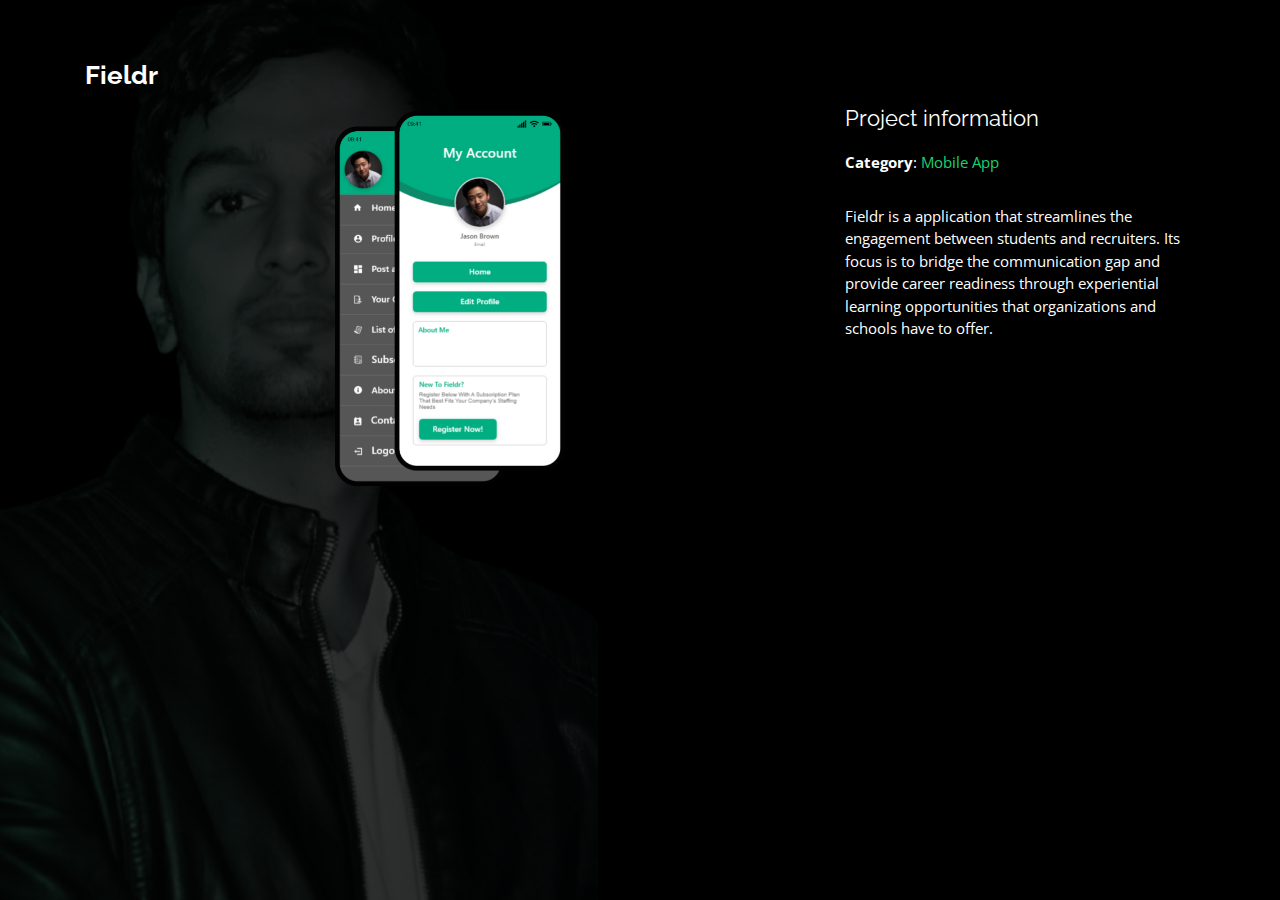
<file: app/fieldr.html>
<!DOCTYPE html>
<html lang="en">

<head>
  <meta charset="utf-8">
  <meta content="width=device-width, initial-scale=1.0" name="viewport">

  <title>Portfolio</title>
  <meta content="" name="description">
  <meta content="" name="keywords">


  <!-- Google Fonts -->
  <link href="https://fonts.googleapis.com/css?family=Open+Sans:300,300i,400,400i,600,600i,700,700i|Raleway:300,300i,400,400i,500,500i,600,600i,700,700i|Poppins:300,300i,400,400i,500,500i,600,600i,700,700i" rel="stylesheet">

  <!-- Vendor CSS Files -->
  <link href="../assets/vendor/bootstrap/css/bootstrap.min.css" rel="stylesheet">
  <link href="../assets/vendor/icofont/icofont.min.css" rel="stylesheet">
  <link href="../assets/vendor/remixicon/remixicon.css" rel="stylesheet">
  <link href="../assets/vendor/owl.carousel/assets/owl.carousel.min.css" rel="stylesheet">
  <link href="../assets/vendor/boxicons/css/boxicons.min.css" rel="stylesheet">
  <link href="../assets/vendor/venobox/venobox.css" rel="stylesheet">

  <!-- Template Main CSS File -->
  <link href="../assets/css/style.css" rel="stylesheet">

  <!-- =======================================================
  * Template Name: Personal - v2.5.1
  * Template URL: https://bootstrapmade.com/personal-free-resume-bootstrap-template/
  * Author: BootstrapMade.com
  * License: https://bootstrapmade.com/license/
  ======================================================== -->
</head>

<body>

<main id="main">

  <!-- ======= Portfolio Details ======= -->
  <div id="portfolio-details" class="portfolio-details">
    <div class="container">
      <div class="row">
        <div class="col-lg-8">
          <h2 class="portfolio-title">Fieldr</h2>
          <div class="owl-carousel portfolio-details-carousel">
            <img src="../assets/img/portfolio/fieldr%20app.png" class="img-fluid" alt="picture" style="    height: 375px;
    width: auto;
    margin: 0 auto;">
          </div>
        </div>
        <div class="col-lg-4 portfolio-info">
          <h3>Project information</h3>
          <ul>
            <li><strong>Category</strong>: <a href="https://play.google.com/store/apps/details?id=info.ropstam.fieldr&hl=en" target="_blank">
              Mobile App</a></li>
          </ul>
          <p>
            Fieldr is a application that streamlines the engagement between students and recruiters.
            Its focus is to bridge the communication gap and provide career readiness through
            experiential learning opportunities that organizations and schools have to offer.
          </p>
        </div>
      </div>
    </div>
  </div><!-- End Portfolio Details -->
</main><!-- End #main -->

<div class="credits" style="display: none">
  <!-- All the links in the footer should remain intact. -->
  <!-- You can delete the links only if you purchased the pro version. -->
  <!-- Licensing information: https://bootstrapmade.com/license/ -->
  <!-- Purchase the pro version with working PHP/AJAX contact form: https://bootstrapmade.com/personal-free-resume-bootstrap-template/ -->
  Designed by <a href="https://bootstrapmade.com/">BootstrapMade</a>
</div>

<!-- Vendor JS Files -->
<script src="../assets/vendor/jquery/jquery.min.js"></script>
<script src="../assets/vendor/bootstrap/js/bootstrap.bundle.min.js"></script>
<script src="../assets/vendor/jquery.easing/jquery.easing.min.js"></script>
<script src="../assets/vendor/php-email-form/validate.js"></script>
<script src="../assets/vendor/waypoints/jquery.waypoints.min.js"></script>
<script src="../assets/vendor/counterup/counterup.min.js"></script>
<script src="../assets/vendor/owl.carousel/owl.carousel.min.js"></script>
<script src="../assets/vendor/isotope-layout/isotope.pkgd.min.js"></script>
<script src="../assets/vendor/venobox/venobox.min.js"></script>

<!-- Template Main JS File -->
<script src="../assets/js/main.js"></script>

</body>

</html>
</file>
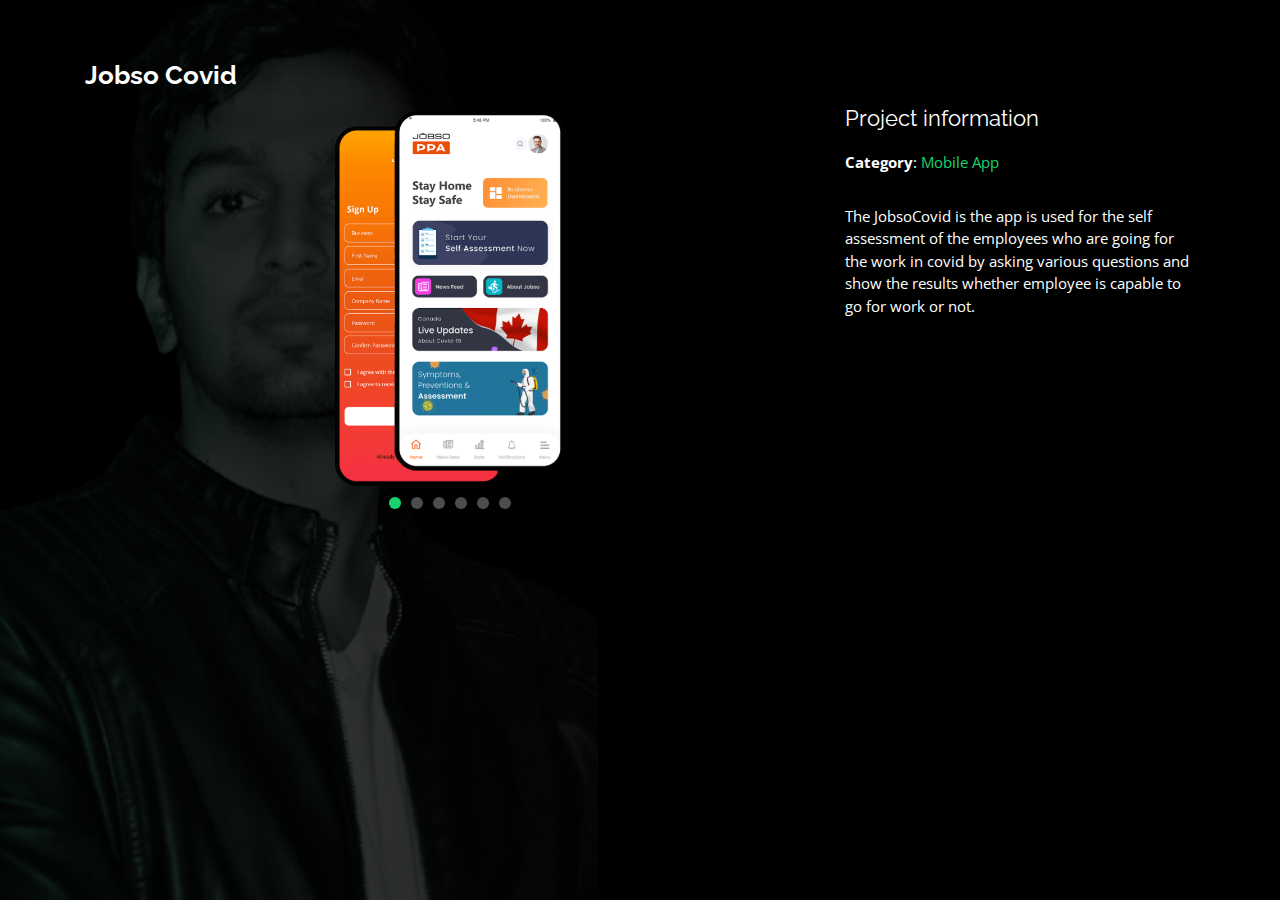
<file: app/jobo_covid.html>
<!DOCTYPE html>
<html lang="en">

<head>
  <meta charset="utf-8">
  <meta content="width=device-width, initial-scale=1.0" name="viewport">

  <title>Portfolio</title>
  <meta content="" name="description">
  <meta content="" name="keywords">


  <!-- Google Fonts -->
  <link href="https://fonts.googleapis.com/css?family=Open+Sans:300,300i,400,400i,600,600i,700,700i|Raleway:300,300i,400,400i,500,500i,600,600i,700,700i|Poppins:300,300i,400,400i,500,500i,600,600i,700,700i" rel="stylesheet">

  <!-- Vendor CSS Files -->
  <link href="../assets/vendor/bootstrap/css/bootstrap.min.css" rel="stylesheet">
  <link href="../assets/vendor/icofont/icofont.min.css" rel="stylesheet">
  <link href="../assets/vendor/remixicon/remixicon.css" rel="stylesheet">
  <link href="../assets/vendor/owl.carousel/assets/owl.carousel.min.css" rel="stylesheet">
  <link href="../assets/vendor/boxicons/css/boxicons.min.css" rel="stylesheet">
  <link href="../assets/vendor/venobox/venobox.css" rel="stylesheet">

  <!-- Template Main CSS File -->
  <link href="../assets/css/style.css" rel="stylesheet">

  <!-- =======================================================
  * Template Name: Personal - v2.5.1
  * Template URL: https://bootstrapmade.com/personal-free-resume-bootstrap-template/
  * Author: BootstrapMade.com
  * License: https://bootstrapmade.com/license/
  ======================================================== -->
</head>

<body>

<main id="main">

  <!-- ======= Portfolio Details ======= -->
  <div id="portfolio-details" class="portfolio-details">
    <div class="container">
      <div class="row">
        <div class="col-lg-8">
          <h2 class="portfolio-title">Jobso Covid</h2>
          <div class="owl-carousel portfolio-details-carousel">
            <img src="../assets/img/portfolio/JobSoCovid.png" class="img-fluid" alt="picture" style="height: 375px;width: auto;margin: 0 auto;">
            <img src="../assets/img/portfolio/C1.png" class="img-fluid" alt="picture" style="height: 375px;width: auto;margin: 0 auto;">
            <img src="../assets/img/portfolio/C2.png" class="img-fluid" alt="picture" style="height: 375px;width: auto;margin: 0 auto;">
            <img src="../assets/img/portfolio/C3.png" class="img-fluid" alt="picture" style="height: 375px;width: auto;margin: 0 auto;">
            <img src="../assets/img/portfolio/C4.png" class="img-fluid" alt="picture" style="height: 375px;width: auto;margin: 0 auto;">
            <img src="../assets/img/portfolio/C5.png" class="img-fluid" alt="picture" style="height: 375px;width: auto;margin: 0 auto;">
           </div>
        </div>
        <div class="col-lg-4 portfolio-info">
          <h3>Project information</h3>
          <ul>
            <li><strong>Category</strong>: <a href="https://apps.apple.com/ca/app/jobso-ppa/id1534839338" target="_blank">
              Mobile App</a></li>
          </ul>
          <p>
            The JobsoCovid is the app is used for the self assessment of the employees who are going for the work in covid by asking various questions and show the results whether employee is capable to go for work or not.
          </p>
        </div>
      </div>
    </div>
  </div><!-- End Portfolio Details -->
</main><!-- End #main -->

<div class="credits" style="display: none">
  <!-- All the links in the footer should remain intact. -->
  <!-- You can delete the links only if you purchased the pro version. -->
  <!-- Licensing information: https://bootstrapmade.com/license/ -->
  <!-- Purchase the pro version with working PHP/AJAX contact form: https://bootstrapmade.com/personal-free-resume-bootstrap-template/ -->
  Designed by <a href="https://bootstrapmade.com/">BootstrapMade</a>
</div>

<!-- Vendor JS Files -->
<script src="../assets/vendor/jquery/jquery.min.js"></script>
<script src="../assets/vendor/bootstrap/js/bootstrap.bundle.min.js"></script>
<script src="../assets/vendor/jquery.easing/jquery.easing.min.js"></script>
<script src="../assets/vendor/php-email-form/validate.js"></script>
<script src="../assets/vendor/waypoints/jquery.waypoints.min.js"></script>
<script src="../assets/vendor/counterup/counterup.min.js"></script>
<script src="../assets/vendor/owl.carousel/owl.carousel.min.js"></script>
<script src="../assets/vendor/isotope-layout/isotope.pkgd.min.js"></script>
<script src="../assets/vendor/venobox/venobox.min.js"></script>

<!-- Template Main JS File -->
<script src="../assets/js/main.js"></script>

</body>

</html>
</file>
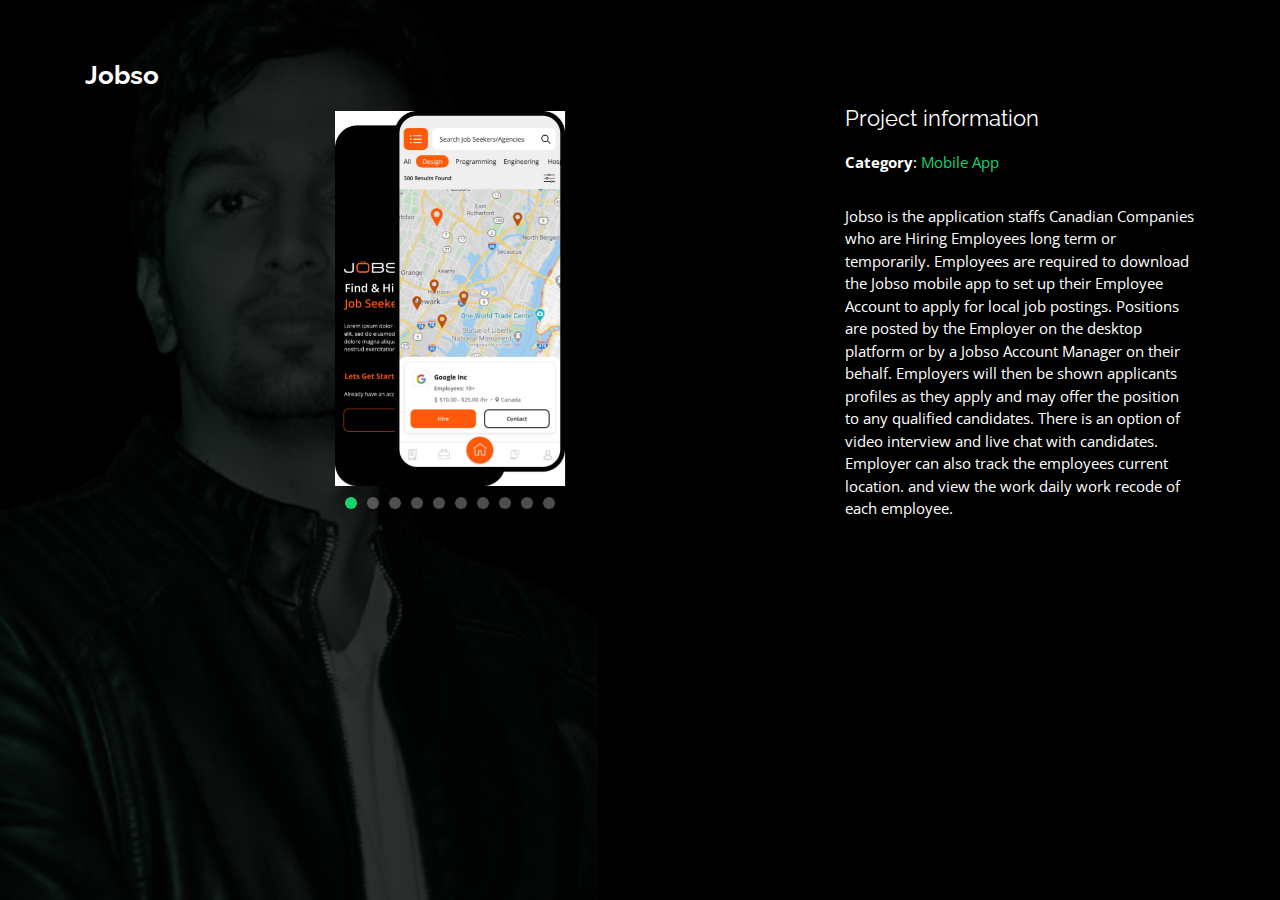
<file: app/jobso.html>
<!DOCTYPE html>
<html lang="en">

<head>
  <meta charset="utf-8">
  <meta content="width=device-width, initial-scale=1.0" name="viewport">

  <title>Portfolio</title>
  <meta content="" name="description">
  <meta content="" name="keywords">


  <!-- Google Fonts -->
  <link href="https://fonts.googleapis.com/css?family=Open+Sans:300,300i,400,400i,600,600i,700,700i|Raleway:300,300i,400,400i,500,500i,600,600i,700,700i|Poppins:300,300i,400,400i,500,500i,600,600i,700,700i" rel="stylesheet">

  <!-- Vendor CSS Files -->
  <link href="../assets/vendor/bootstrap/css/bootstrap.min.css" rel="stylesheet">
  <link href="../assets/vendor/icofont/icofont.min.css" rel="stylesheet">
  <link href="../assets/vendor/remixicon/remixicon.css" rel="stylesheet">
  <link href="../assets/vendor/owl.carousel/assets/owl.carousel.min.css" rel="stylesheet">
  <link href="../assets/vendor/boxicons/css/boxicons.min.css" rel="stylesheet">
  <link href="../assets/vendor/venobox/venobox.css" rel="stylesheet">

  <!-- Template Main CSS File -->
  <link href="../assets/css/style.css" rel="stylesheet">

  <!-- =======================================================
  * Template Name: Personal - v2.5.1
  * Template URL: https://bootstrapmade.com/personal-free-resume-bootstrap-template/
  * Author: BootstrapMade.com
  * License: https://bootstrapmade.com/license/
  ======================================================== -->
</head>

<body>

<main id="main">

  <!-- ======= Portfolio Details ======= -->
  <div id="portfolio-details" class="portfolio-details">
    <div class="container">
      <div class="row">
        <div class="col-lg-8">
          <h2 class="portfolio-title">Jobso</h2>
          <div class="owl-carousel portfolio-details-carousel">
            <img src="../assets/img/portfolio/jobso%20app.jpg" class="img-fluid" alt="picture" style="    height: 375px;width: auto; margin: 0 auto;">
            <img src="../assets/img/portfolio/J1.png" class="img-fluid" alt="picture" style="    height: 375px;width: auto; margin: 0 auto;">
            <img src="../assets/img/portfolio/J2.png" class="img-fluid" alt="picture" style="    height: 375px;width: auto; margin: 0 auto;">
            <img src="../assets/img/portfolio/J3.png" class="img-fluid" alt="picture" style="    height: 375px;width: auto; margin: 0 auto;">
            <img src="../assets/img/portfolio/J4.png" class="img-fluid" alt="picture" style="    height: 375px;width: auto; margin: 0 auto;">
            <img src="../assets/img/portfolio/J5.png" class="img-fluid" alt="picture" style="    height: 375px;width: auto; margin: 0 auto;">
            <img src="../assets/img/portfolio/J6.png" class="img-fluid" alt="picture" style="    height: 375px;width: auto; margin: 0 auto;">
            <img src="../assets/img/portfolio/J7.png" class="img-fluid" alt="picture" style="    height: 375px;width: auto; margin: 0 auto;">
            <img src="../assets/img/portfolio/J8.png" class="img-fluid" alt="picture" style="    height: 375px;width: auto; margin: 0 auto;">
            <img src="../assets/img/portfolio/J9.png" class="img-fluid" alt="picture" style="    height: 375px;width: auto; margin: 0 auto;">
          </div>
        </div>
        <div class="col-lg-4 portfolio-info">
          <h3>Project information</h3>
          <ul>
            <li><strong>Category</strong>: <a href="https://apps.apple.com/ca/app/jobso/id1539920572" target="_blank">
              Mobile App</a></li>
          </ul>
          <p>
            Jobso is the application staffs Canadian Companies who are Hiring Employees long term or temporarily.
            Employees are required to download the Jobso mobile app to set up their Employee Account to apply for local
            job postings. Positions are posted by the
            Employer on the desktop platform or by a Jobso Account Manager on their behalf. Employers will then be shown
            applicants profiles as they apply and may offer the position to any qualified candidates.
            There is an option of video interview and live chat with candidates. Employer can also track the employees
            current location. and view the work daily work recode of each employee.

          </p>
        </div>
      </div>
    </div>
  </div><!-- End Portfolio Details -->
</main><!-- End #main -->

<div class="credits" style="display: none">
  <!-- All the links in the footer should remain intact. -->
  <!-- You can delete the links only if you purchased the pro version. -->
  <!-- Licensing information: https://bootstrapmade.com/license/ -->
  <!-- Purchase the pro version with working PHP/AJAX contact form: https://bootstrapmade.com/personal-free-resume-bootstrap-template/ -->
  Designed by <a href="https://bootstrapmade.com/">BootstrapMade</a>
</div>

<!-- Vendor JS Files -->
<script src="../assets/vendor/jquery/jquery.min.js"></script>
<script src="../assets/vendor/bootstrap/js/bootstrap.bundle.min.js"></script>
<script src="../assets/vendor/jquery.easing/jquery.easing.min.js"></script>
<script src="../assets/vendor/php-email-form/validate.js"></script>
<script src="../assets/vendor/waypoints/jquery.waypoints.min.js"></script>
<script src="../assets/vendor/counterup/counterup.min.js"></script>
<script src="../assets/vendor/owl.carousel/owl.carousel.min.js"></script>
<script src="../assets/vendor/isotope-layout/isotope.pkgd.min.js"></script>
<script src="../assets/vendor/venobox/venobox.min.js"></script>

<!-- Template Main JS File -->
<script src="../assets/js/main.js"></script>

</body>

</html>
</file>
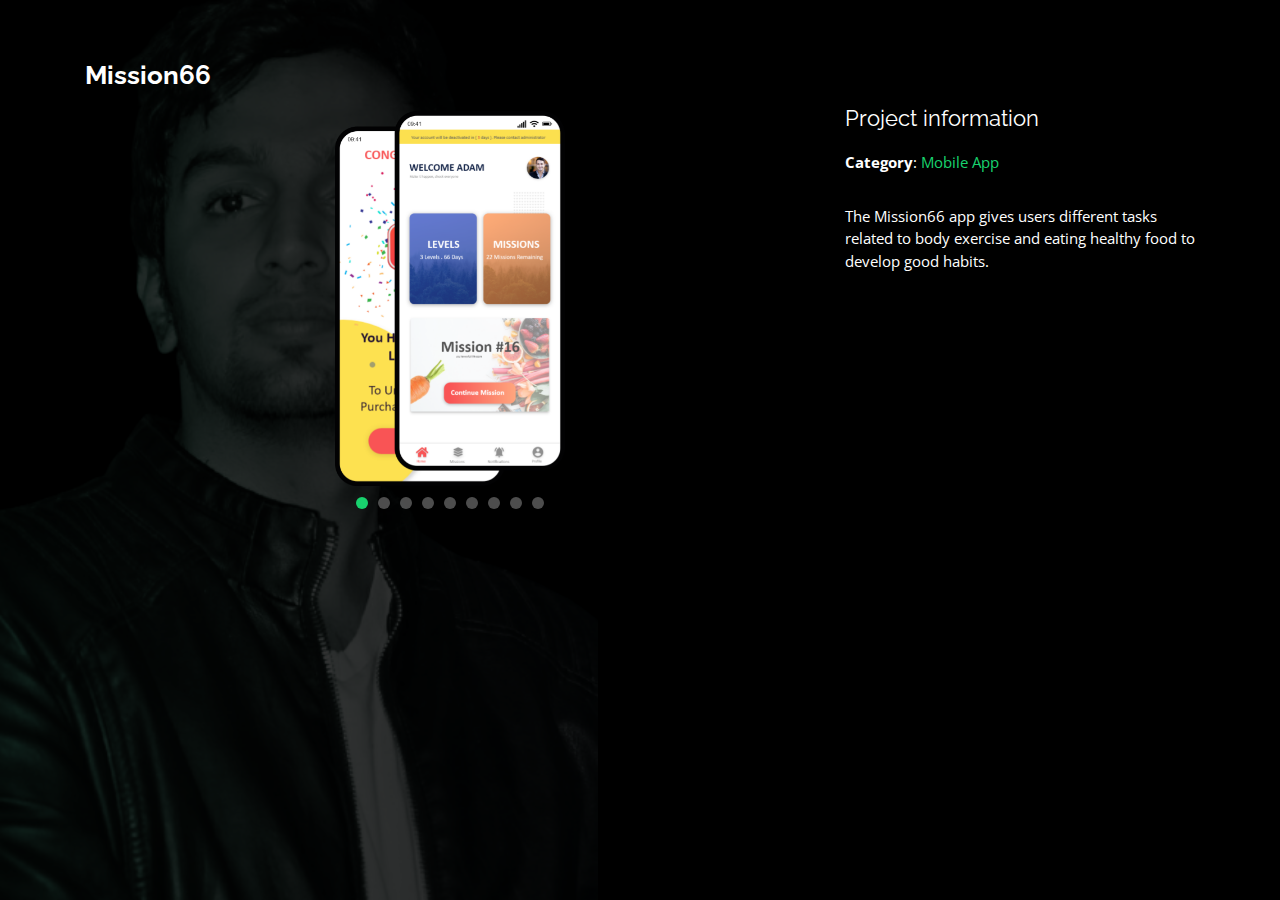
<file: app/mission66.html>
<!DOCTYPE html>
<html lang="en">

<head>
  <meta charset="utf-8">
  <meta content="width=device-width, initial-scale=1.0" name="viewport">

  <title>Portfolio</title>
  <meta content="" name="description">
  <meta content="" name="keywords">


  <!-- Google Fonts -->
  <link href="https://fonts.googleapis.com/css?family=Open+Sans:300,300i,400,400i,600,600i,700,700i|Raleway:300,300i,400,400i,500,500i,600,600i,700,700i|Poppins:300,300i,400,400i,500,500i,600,600i,700,700i" rel="stylesheet">

  <!-- Vendor CSS Files -->
  <link href="../assets/vendor/bootstrap/css/bootstrap.min.css" rel="stylesheet">
  <link href="../assets/vendor/icofont/icofont.min.css" rel="stylesheet">
  <link href="../assets/vendor/remixicon/remixicon.css" rel="stylesheet">
  <link href="../assets/vendor/owl.carousel/assets/owl.carousel.min.css" rel="stylesheet">
  <link href="../assets/vendor/boxicons/css/boxicons.min.css" rel="stylesheet">
  <link href="../assets/vendor/venobox/venobox.css" rel="stylesheet">

  <!-- Template Main CSS File -->
  <link href="../assets/css/style.css" rel="stylesheet">

  <!-- =======================================================
  * Template Name: Personal - v2.5.1
  * Template URL: https://bootstrapmade.com/personal-free-resume-bootstrap-template/
  * Author: BootstrapMade.com
  * License: https://bootstrapmade.com/license/
  ======================================================== -->
</head>

<body>

<main id="main">

  <!-- ======= Portfolio Details ======= -->
  <div id="portfolio-details" class="portfolio-details">
    <div class="container">
      <div class="row">
        <div class="col-lg-8">
          <h2 class="portfolio-title">Mission66</h2>
          <div class="owl-carousel portfolio-details-carousel">
            <img src="../assets/img/portfolio/mission66%20app.png" class="img-fluid" alt="picture" style="height: 375px;width: auto;margin: 0 auto;">
            <img src="../assets/img/portfolio/M1.png" class="img-fluid" alt="picture" style="height: 375px;width: auto;margin: 0 auto;">
            <img src="../assets/img/portfolio/M2.png" class="img-fluid" alt="picture" style="height: 375px;width: auto;margin: 0 auto;">
            <img src="../assets/img/portfolio/M3.png" class="img-fluid" alt="picture" style="height: 375px;width: auto;margin: 0 auto;">
            <img src="../assets/img/portfolio/M4.png" class="img-fluid" alt="picture" style="height: 375px;width: auto;margin: 0 auto;">
            <img src="../assets/img/portfolio/M5.png" class="img-fluid" alt="picture" style="height: 375px;width: auto;margin: 0 auto;">
            <img src="../assets/img/portfolio/M6.png" class="img-fluid" alt="picture" style="height: 375px;width: auto;margin: 0 auto;">
            <img src="../assets/img/portfolio/M7.png" class="img-fluid" alt="picture" style="height: 375px;width: auto;margin: 0 auto;">
            <img src="../assets/img/portfolio/M8.png" class="img-fluid" alt="picture" style="height: 375px;width: auto;margin: 0 auto;">
          </div>
        </div>
        <div class="col-lg-4 portfolio-info">
          <h3>Project information</h3>
          <ul>
            <li><strong>Category</strong>: <a href="https://play.google.com/store/apps/details?id=com.ropstam.mission66" target="_blank">
              Mobile App</a></li>
          </ul>
          <p>
            The Mission66 app gives users different tasks related to body exercise and eating healthy food to develop good habits.
          </p>
        </div>
      </div>
    </div>
  </div><!-- End Portfolio Details -->
</main><!-- End #main -->

<div class="credits" style="display: none">
  <!-- All the links in the footer should remain intact. -->
  <!-- You can delete the links only if you purchased the pro version. -->
  <!-- Licensing information: https://bootstrapmade.com/license/ -->
  <!-- Purchase the pro version with working PHP/AJAX contact form: https://bootstrapmade.com/personal-free-resume-bootstrap-template/ -->
  Designed by <a href="https://bootstrapmade.com/">BootstrapMade</a>
</div>

<!-- Vendor JS Files -->
<script src="../assets/vendor/jquery/jquery.min.js"></script>
<script src="../assets/vendor/bootstrap/js/bootstrap.bundle.min.js"></script>
<script src="../assets/vendor/jquery.easing/jquery.easing.min.js"></script>
<script src="../assets/vendor/php-email-form/validate.js"></script>
<script src="../assets/vendor/waypoints/jquery.waypoints.min.js"></script>
<script src="../assets/vendor/counterup/counterup.min.js"></script>
<script src="../assets/vendor/owl.carousel/owl.carousel.min.js"></script>
<script src="../assets/vendor/isotope-layout/isotope.pkgd.min.js"></script>
<script src="../assets/vendor/venobox/venobox.min.js"></script>

<!-- Template Main JS File -->
<script src="../assets/js/main.js"></script>

</body>

</html>
</file>
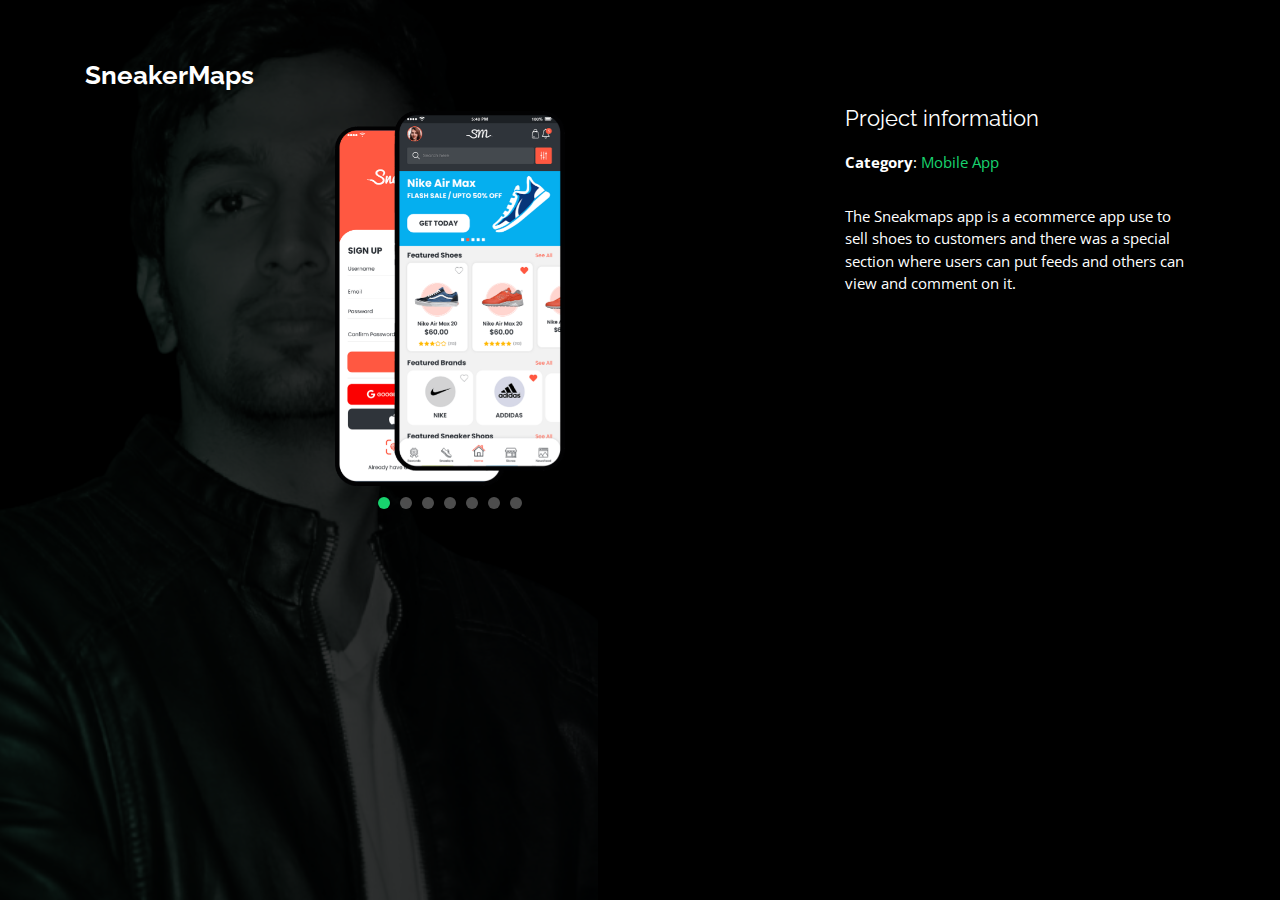
<file: app/sneakmaps.html>
<!DOCTYPE html>
<html lang="en">

<head>
  <meta charset="utf-8">
  <meta content="width=device-width, initial-scale=1.0" name="viewport">

  <title>Portfolio</title>
  <meta content="" name="description">
  <meta content="" name="keywords">


  <!-- Google Fonts -->
  <link href="https://fonts.googleapis.com/css?family=Open+Sans:300,300i,400,400i,600,600i,700,700i|Raleway:300,300i,400,400i,500,500i,600,600i,700,700i|Poppins:300,300i,400,400i,500,500i,600,600i,700,700i" rel="stylesheet">

  <!-- Vendor CSS Files -->
  <link href="../assets/vendor/bootstrap/css/bootstrap.min.css" rel="stylesheet">
  <link href="../assets/vendor/icofont/icofont.min.css" rel="stylesheet">
  <link href="../assets/vendor/remixicon/remixicon.css" rel="stylesheet">
  <link href="../assets/vendor/owl.carousel/assets/owl.carousel.min.css" rel="stylesheet">
  <link href="../assets/vendor/boxicons/css/boxicons.min.css" rel="stylesheet">
  <link href="../assets/vendor/venobox/venobox.css" rel="stylesheet">

  <!-- Template Main CSS File -->
  <link href="../assets/css/style.css" rel="stylesheet">

  <!-- =======================================================
  * Template Name: Personal - v2.5.1
  * Template URL: https://bootstrapmade.com/personal-free-resume-bootstrap-template/
  * Author: BootstrapMade.com
  * License: https://bootstrapmade.com/license/
  ======================================================== -->
</head>

<body>

<main id="main">

  <!-- ======= Portfolio Details ======= -->
  <div id="portfolio-details" class="portfolio-details">
    <div class="container">
      <div class="row">
        <div class="col-lg-8">
          <h2 class="portfolio-title">SneakerMaps</h2>
          <div class="owl-carousel portfolio-details-carousel">
             <img src="../assets/img/portfolio/SneakerMaps%20app.png" class="img-fluid" alt="picture" style="height: 375px;width: auto;margin: 0 auto;">
             <img src="../assets/img/portfolio/s1.png" class="img-fluid" alt="picture" style="height: 375px;width: auto;margin: 0 auto;">
            <img src="../assets/img/portfolio/s2.png" class="img-fluid" alt="picture" style="height: 375px;width: auto;margin: 0 auto;">
            <img src="../assets/img/portfolio/s3.png" class="img-fluid" alt="picture" style="height: 375px;width: auto;margin: 0 auto;">
            <img src="../assets/img/portfolio/s4.png" class="img-fluid" alt="picture" style="height: 375px;width: auto;margin: 0 auto;">
            <img src="../assets/img/portfolio/s5.png" class="img-fluid" alt="picture" style="height: 375px;width: auto;margin: 0 auto;">
            <img src="../assets/img/portfolio/s6.png" class="img-fluid" alt="picture" style="height: 375px;width: auto;margin: 0 auto;">
          </div>
        </div>
        <div class="col-lg-4 portfolio-info">
          <h3>Project information</h3>
          <ul>
            <li><strong>Category</strong>: <a href="https://play.google.com/store/apps/details?id=com.ropstambpo.shopaholapp" target="_blank">
              Mobile App</a></li>
          </ul>
          <p>
           The Sneakmaps app is a ecommerce app use to sell shoes to customers and there was a special section where users can put feeds and others can view and comment on it.

          </p>
        </div>
      </div>
    </div>
  </div><!-- End Portfolio Details -->
</main><!-- End #main -->

<div class="credits" style="display: none">
  <!-- All the links in the footer should remain intact. -->
  <!-- You can delete the links only if you purchased the pro version. -->
  <!-- Licensing information: https://bootstrapmade.com/license/ -->
  <!-- Purchase the pro version with working PHP/AJAX contact form: https://bootstrapmade.com/personal-free-resume-bootstrap-template/ -->
  Designed by <a href="https://bootstrapmade.com/">BootstrapMade</a>
</div>

<!-- Vendor JS Files -->
<script src="../assets/vendor/jquery/jquery.min.js"></script>
<script src="../assets/vendor/bootstrap/js/bootstrap.bundle.min.js"></script>
<script src="../assets/vendor/jquery.easing/jquery.easing.min.js"></script>
<script src="../assets/vendor/php-email-form/validate.js"></script>
<script src="../assets/vendor/waypoints/jquery.waypoints.min.js"></script>
<script src="../assets/vendor/counterup/counterup.min.js"></script>
<script src="../assets/vendor/owl.carousel/owl.carousel.min.js"></script>
<script src="../assets/vendor/isotope-layout/isotope.pkgd.min.js"></script>
<script src="../assets/vendor/venobox/venobox.min.js"></script>

<!-- Template Main JS File -->
<script src="../assets/js/main.js"></script>

</body>

</html>
</file>
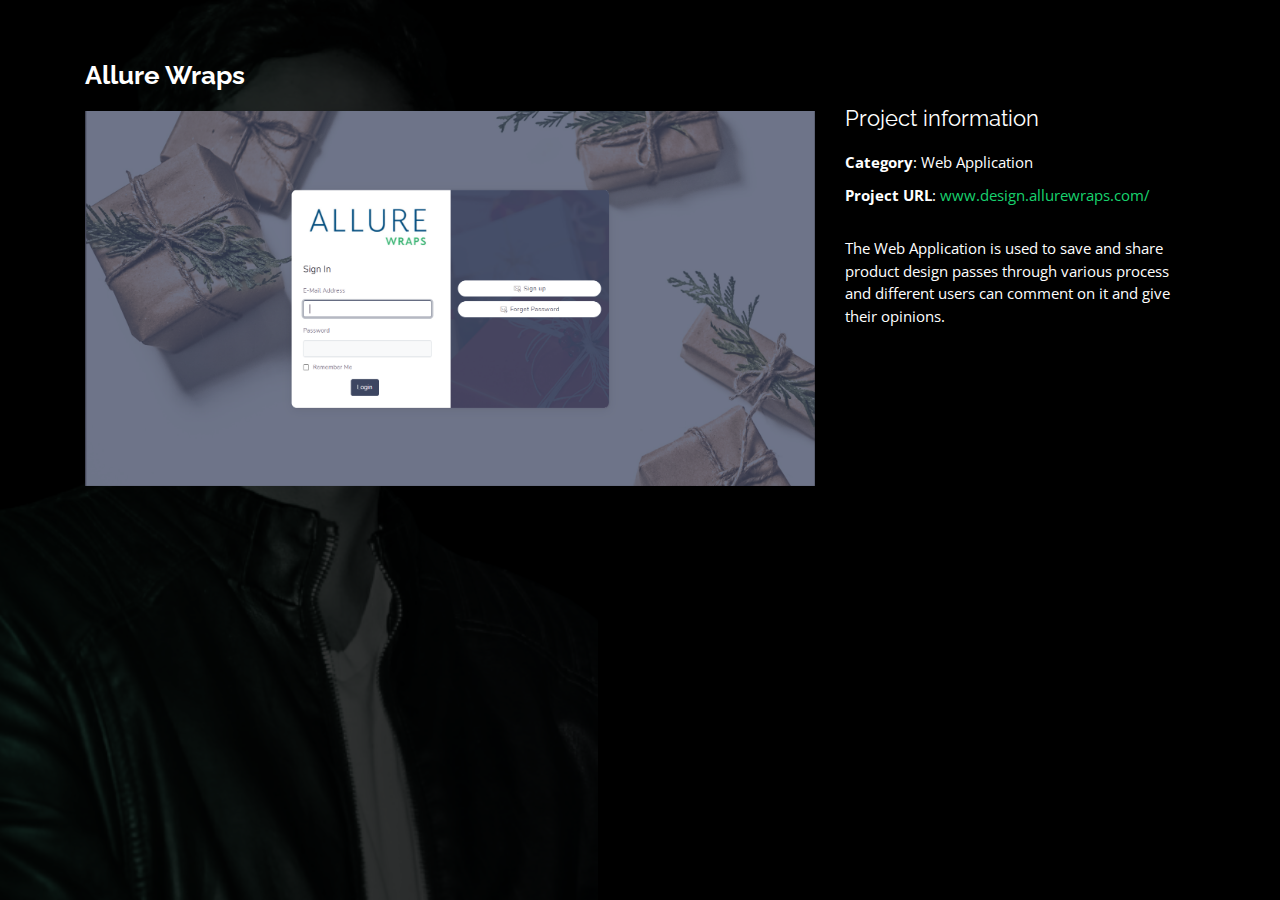
<file: web/allurewraps_web.html>
<!DOCTYPE html>
<html lang="en">

<head>
  <meta charset="utf-8">
  <meta content="width=device-width, initial-scale=1.0" name="viewport">

  <title>Mubashir malik Full stack developer - Laravel </title>
  <meta content="" name="description">
  <meta content="" name="keywords">


  <!-- Google Fonts -->
  <link href="https://fonts.googleapis.com/css?family=Open+Sans:300,300i,400,400i,600,600i,700,700i|Raleway:300,300i,400,400i,500,500i,600,600i,700,700i|Poppins:300,300i,400,400i,500,500i,600,600i,700,700i" rel="stylesheet">

  <!-- Vendor CSS Files -->
  <link href="../assets/vendor/bootstrap/css/bootstrap.min.css" rel="stylesheet">
  <link href="../assets/vendor/icofont/icofont.min.css" rel="stylesheet">
  <link href="../assets/vendor/remixicon/remixicon.css" rel="stylesheet">
  <link href="../assets/vendor/owl.carousel/assets/owl.carousel.min.css" rel="stylesheet">
  <link href="../assets/vendor/boxicons/css/boxicons.min.css" rel="stylesheet">
  <link href="../assets/vendor/venobox/venobox.css" rel="stylesheet">

  <!-- Template Main CSS File -->
  <link href="../assets/css/style.css" rel="stylesheet">

  <!-- =======================================================
  * Template Name: Personal - v2.5.1
  * Template URL: https://bootstrapmade.com/personal-free-resume-bootstrap-template/
  * Author: BootstrapMade.com
  * License: https://bootstrapmade.com/license/
  ======================================================== -->
</head>

<body>

<main id="main">

  <!-- ======= Portfolio Details ======= -->
  <div id="portfolio-details" class="portfolio-details">
    <div class="container">
      <div class="row">
        <div class="col-lg-8">
          <h2 class="portfolio-title">Allure Wraps</h2>
          <div class="owl-carousel portfolio-details-carousel">
            <img src="../assets/img/portfolio/allurewraps.png" class="img-fluid" alt="picture" style="    height: 375px;width: auto; margin: 0 auto;">
          </div>
        </div>
        <div class="col-lg-4 portfolio-info">
          <h3>Project information</h3>
          <ul>
            <li><strong>Category</strong>: Web Application</li>
            <li><strong>Project URL</strong>: <a href="https://design.allurewraps.com/" target="_blank">www.design.allurewraps.com/</a></li>
          </ul>
          <p>
           The Web Application is used to save and share product design passes through various process and different users can comment
            on it and give their opinions.
          </p>
        </div>
      </div>
    </div>
  </div><!-- End Portfolio Details -->
</main><!-- End #main -->

<div class="credits" style="display: none">
  <!-- All the links in the footer should remain intact. -->
  <!-- You can delete the links only if you purchased the pro version. -->
  <!-- Licensing information: https://bootstrapmade.com/license/ -->
  <!-- Purchase the pro version with working PHP/AJAX contact form: https://bootstrapmade.com/personal-free-resume-bootstrap-template/ -->
  Designed by <a href="https://bootstrapmade.com/">BootstrapMade</a>
</div>

<!-- Vendor JS Files -->
<script src="../assets/vendor/jquery/jquery.min.js"></script>
<script src="../assets/vendor/bootstrap/js/bootstrap.bundle.min.js"></script>
<script src="../assets/vendor/jquery.easing/jquery.easing.min.js"></script>
<script src="../assets/vendor/php-email-form/validate.js"></script>
<script src="../assets/vendor/waypoints/jquery.waypoints.min.js"></script>
<script src="../assets/vendor/counterup/counterup.min.js"></script>
<script src="../assets/vendor/owl.carousel/owl.carousel.min.js"></script>
<script src="../assets/vendor/isotope-layout/isotope.pkgd.min.js"></script>
<script src="../assets/vendor/venobox/venobox.min.js"></script>

<!-- Template Main JS File -->
<script src="../assets/js/main.js"></script>

</body>

</html>
</file>
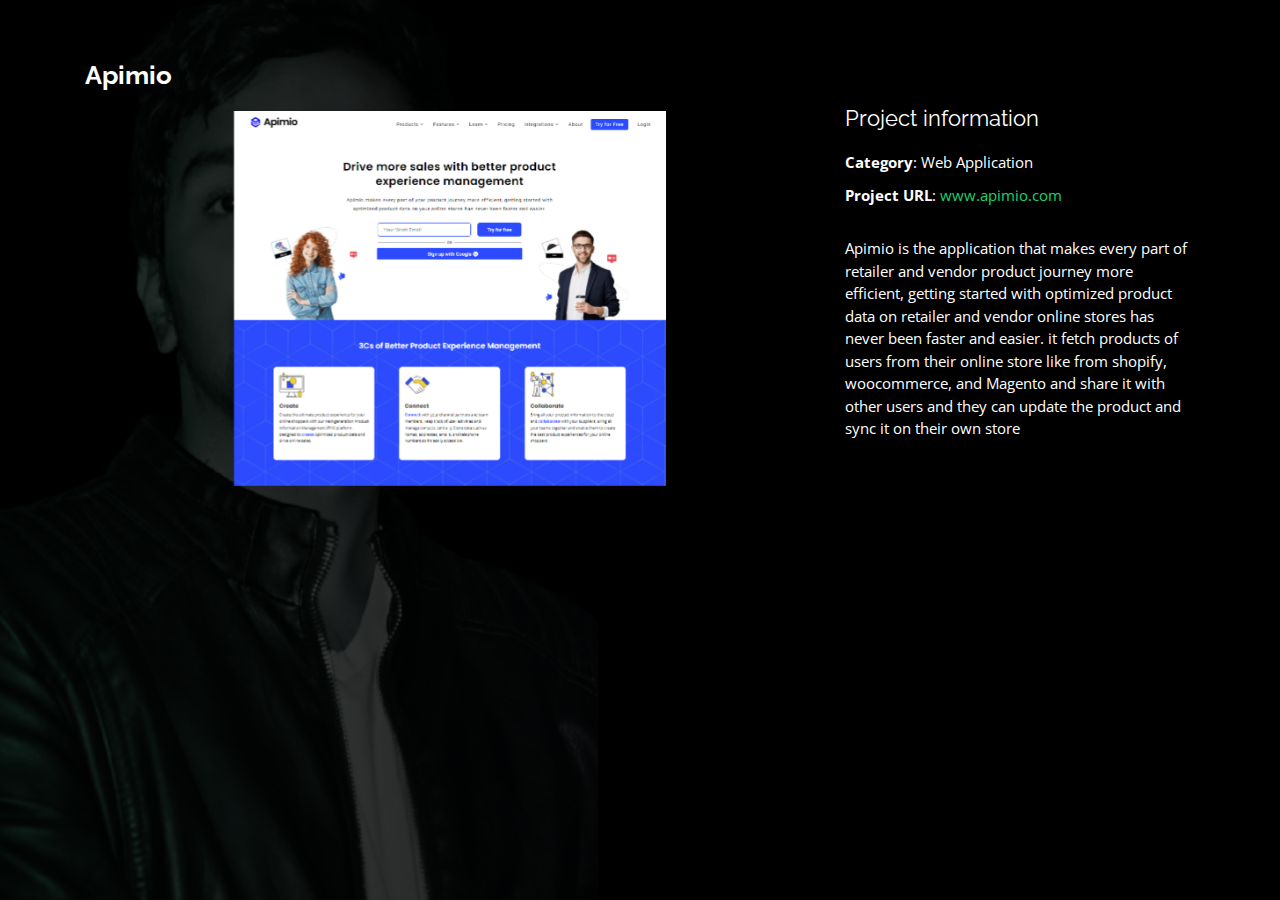
<file: web/apimio_web.html>
<!DOCTYPE html>
<html lang="en">

<head>
  <meta charset="utf-8">
  <meta content="width=device-width, initial-scale=1.0" name="viewport">

  <title>Mubashir malik Full stack developer - Laravel </title>
  <meta content="" name="description">
  <meta content="" name="keywords">


  <!-- Google Fonts -->
  <link href="https://fonts.googleapis.com/css?family=Open+Sans:300,300i,400,400i,600,600i,700,700i|Raleway:300,300i,400,400i,500,500i,600,600i,700,700i|Poppins:300,300i,400,400i,500,500i,600,600i,700,700i" rel="stylesheet">

  <!-- Vendor CSS Files -->
  <link href="../assets/vendor/bootstrap/css/bootstrap.min.css" rel="stylesheet">
  <link href="../assets/vendor/icofont/icofont.min.css" rel="stylesheet">
  <link href="../assets/vendor/remixicon/remixicon.css" rel="stylesheet">
  <link href="../assets/vendor/owl.carousel/assets/owl.carousel.min.css" rel="stylesheet">
  <link href="../assets/vendor/boxicons/css/boxicons.min.css" rel="stylesheet">
  <link href="../assets/vendor/venobox/venobox.css" rel="stylesheet">

  <!-- Template Main CSS File -->
  <link href="../assets/css/style.css" rel="stylesheet">

  <!-- =======================================================
  * Template Name: Personal - v2.5.1
  * Template URL: https://bootstrapmade.com/personal-free-resume-bootstrap-template/
  * Author: BootstrapMade.com
  * License: https://bootstrapmade.com/license/
  ======================================================== -->
</head>

<body>

<main id="main">

  <!-- ======= Portfolio Details ======= -->
  <div id="portfolio-details" class="portfolio-details">
    <div class="container">
      <div class="row">
        <div class="col-lg-8">
          <h2 class="portfolio-title">Apimio</h2>
          <div class="owl-carousel portfolio-details-carousel">
            <img src="../assets/img/portfolio/apimio.png" class="img-fluid" alt="picture" style="    height: 375px;width: auto; margin: 0 auto;">
          </div>
        </div>
        <div class="col-lg-4 portfolio-info">
          <h3>Project information</h3>
          <ul>
            <li><strong>Category</strong>: Web Application</li>
            <li><strong>Project URL</strong>: <a href="https://apimio.com/" target="_blank">www.apimio.com</a></li>
          </ul>
          <p>
            Apimio is the application that makes every part of retailer and vendor product journey more efficient,
            getting started with optimized product data on retailer and vendor online stores
            has never been faster and easier. it fetch products of users from their online store like from
            shopify, woocommerce, and Magento and share it with other users and they can update the product and sync
            it on their own store

          </p>
        </div>
      </div>
    </div>
  </div><!-- End Portfolio Details -->
</main><!-- End #main -->

<div class="credits" style="display: none">
  <!-- All the links in the footer should remain intact. -->
  <!-- You can delete the links only if you purchased the pro version. -->
  <!-- Licensing information: https://bootstrapmade.com/license/ -->
  <!-- Purchase the pro version with working PHP/AJAX contact form: https://bootstrapmade.com/personal-free-resume-bootstrap-template/ -->
  Designed by <a href="https://bootstrapmade.com/">BootstrapMade</a>
</div>

<!-- Vendor JS Files -->
<script src="../assets/vendor/jquery/jquery.min.js"></script>
<script src="../assets/vendor/bootstrap/js/bootstrap.bundle.min.js"></script>
<script src="../assets/vendor/jquery.easing/jquery.easing.min.js"></script>
<script src="../assets/vendor/php-email-form/validate.js"></script>
<script src="../assets/vendor/waypoints/jquery.waypoints.min.js"></script>
<script src="../assets/vendor/counterup/counterup.min.js"></script>
<script src="../assets/vendor/owl.carousel/owl.carousel.min.js"></script>
<script src="../assets/vendor/isotope-layout/isotope.pkgd.min.js"></script>
<script src="../assets/vendor/venobox/venobox.min.js"></script>

<!-- Template Main JS File -->
<script src="../assets/js/main.js"></script>

</body>

</html>
</file>
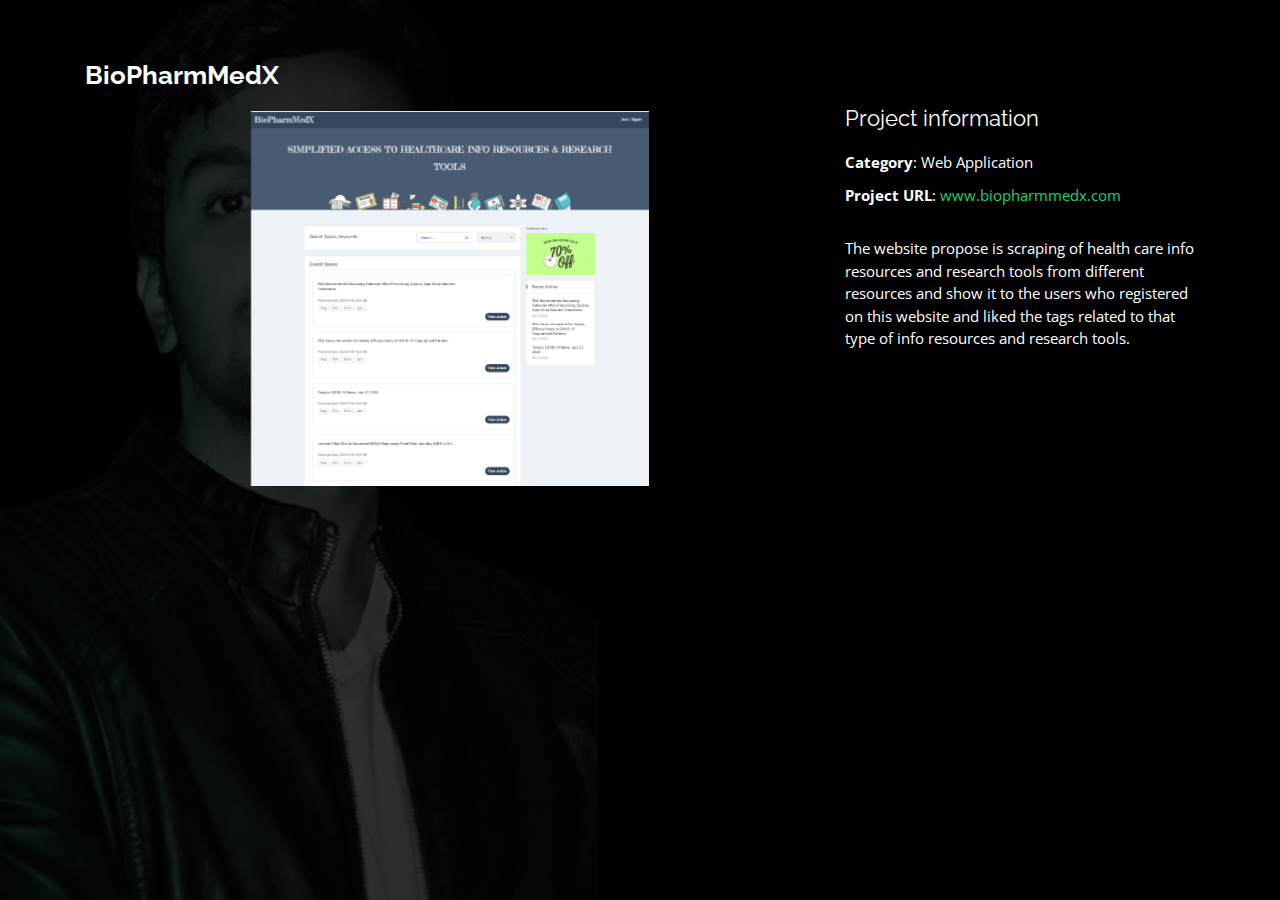
<file: web/biopharma.html>
<!DOCTYPE html>
<html lang="en">

<head>
  <meta charset="utf-8">
  <meta content="width=device-width, initial-scale=1.0" name="viewport">

  <title>Mubashir malik Full stack developer - Laravel </title>
  <meta content="" name="description">
  <meta content="" name="keywords">


  <!-- Google Fonts -->
  <link href="https://fonts.googleapis.com/css?family=Open+Sans:300,300i,400,400i,600,600i,700,700i|Raleway:300,300i,400,400i,500,500i,600,600i,700,700i|Poppins:300,300i,400,400i,500,500i,600,600i,700,700i" rel="stylesheet">

  <!-- Vendor CSS Files -->
  <link href="../assets/vendor/bootstrap/css/bootstrap.min.css" rel="stylesheet">
  <link href="../assets/vendor/icofont/icofont.min.css" rel="stylesheet">
  <link href="../assets/vendor/remixicon/remixicon.css" rel="stylesheet">
  <link href="../assets/vendor/owl.carousel/assets/owl.carousel.min.css" rel="stylesheet">
  <link href="../assets/vendor/boxicons/css/boxicons.min.css" rel="stylesheet">
  <link href="../assets/vendor/venobox/venobox.css" rel="stylesheet">

  <!-- Template Main CSS File -->
  <link href="../assets/css/style.css" rel="stylesheet">

  <!-- =======================================================
  * Template Name: Personal - v2.5.1
  * Template URL: https://bootstrapmade.com/personal-free-resume-bootstrap-template/
  * Author: BootstrapMade.com
  * License: https://bootstrapmade.com/license/
  ======================================================== -->
</head>

<body>

<main id="main">

  <!-- ======= Portfolio Details ======= -->
  <div id="portfolio-details" class="portfolio-details">
    <div class="container">
      <div class="row">
        <div class="col-lg-8">
          <h2 class="portfolio-title">BioPharmMedX </h2>
          <div class="owl-carousel portfolio-details-carousel">
            <img src="../assets/img/portfolio/biopharma.png" class="img-fluid" alt="picture" style="height: 375px;width: auto; margin: 0 auto;">
          </div>
        </div>
        <div class="col-lg-4 portfolio-info">
          <h3>Project information</h3>
          <ul>
            <li><strong>Category</strong>: Web Application</li>
            <li><strong>Project URL</strong>: <a href="https://biopharmmedx.com/" target="_blank">www.biopharmmedx.com</a></li>
          </ul>
          <p>
            The website propose is scraping of health care info resources and research tools from different resources and show it to the users
            who registered on this website and liked the tags related to that type of info resources and research tools.

          </p>
        </div>
      </div>
    </div>
  </div><!-- End Portfolio Details -->
</main><!-- End #main -->

<div class="credits" style="display: none">
  <!-- All the links in the footer should remain intact. -->
  <!-- You can delete the links only if you purchased the pro version. -->
  <!-- Licensing information: https://bootstrapmade.com/license/ -->
  <!-- Purchase the pro version with working PHP/AJAX contact form: https://bootstrapmade.com/personal-free-resume-bootstrap-template/ -->
  Designed by <a href="https://bootstrapmade.com/">BootstrapMade</a>
</div>

<!-- Vendor JS Files -->
<script src="../assets/vendor/jquery/jquery.min.js"></script>
<script src="../assets/vendor/bootstrap/js/bootstrap.bundle.min.js"></script>
<script src="../assets/vendor/jquery.easing/jquery.easing.min.js"></script>
<script src="../assets/vendor/php-email-form/validate.js"></script>
<script src="../assets/vendor/waypoints/jquery.waypoints.min.js"></script>
<script src="../assets/vendor/counterup/counterup.min.js"></script>
<script src="../assets/vendor/owl.carousel/owl.carousel.min.js"></script>
<script src="../assets/vendor/isotope-layout/isotope.pkgd.min.js"></script>
<script src="../assets/vendor/venobox/venobox.min.js"></script>

<!-- Template Main JS File -->
<script src="../assets/js/main.js"></script>

</body>

</html>
</file>
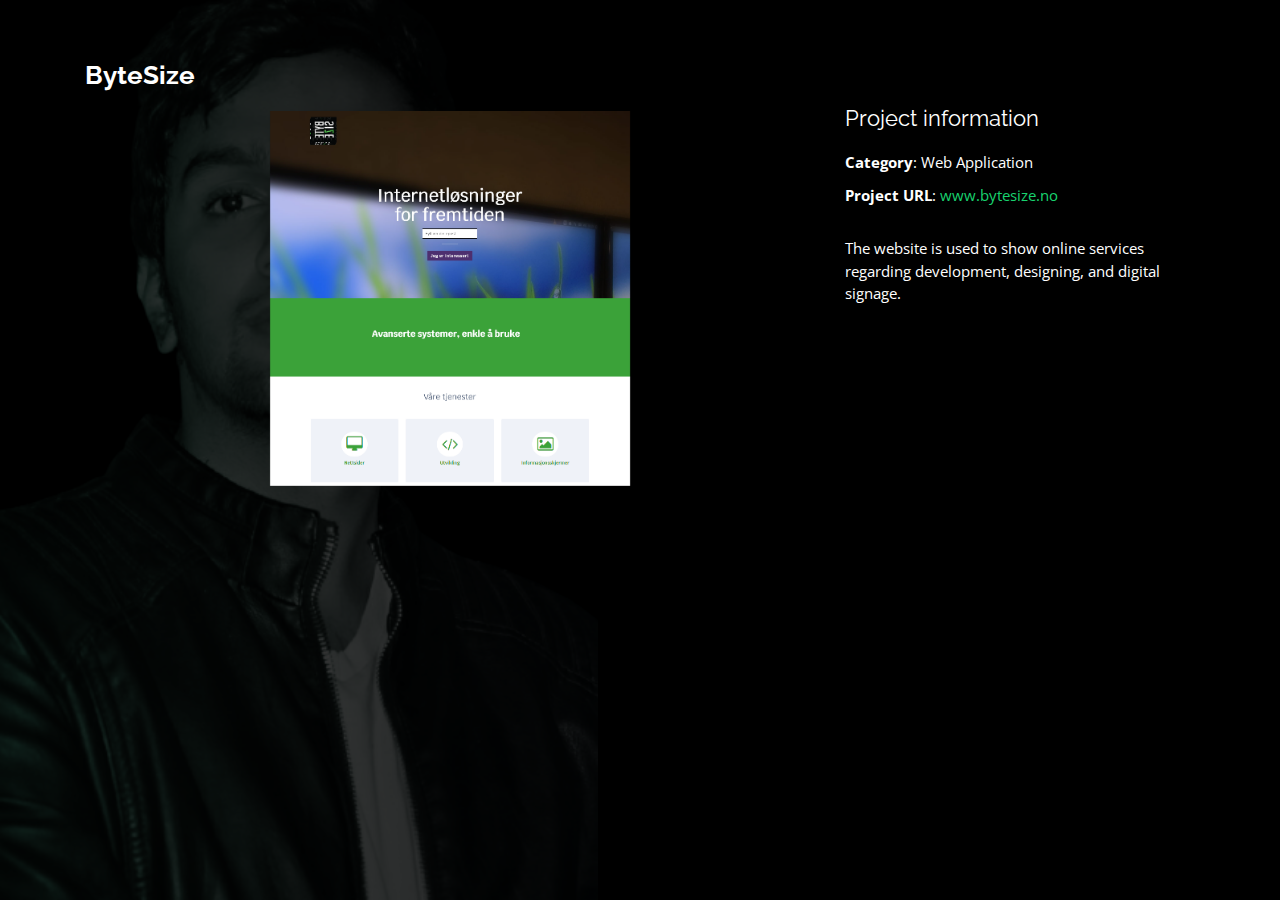
<file: web/bytesize.html>
<!DOCTYPE html>
<html lang="en">

<head>
  <meta charset="utf-8">
  <meta content="width=device-width, initial-scale=1.0" name="viewport">

  <title>Mubashir malik Full stack developer - Laravel </title>
  <meta content="" name="description">
  <meta content="" name="keywords">


  <!-- Google Fonts -->
  <link href="https://fonts.googleapis.com/css?family=Open+Sans:300,300i,400,400i,600,600i,700,700i|Raleway:300,300i,400,400i,500,500i,600,600i,700,700i|Poppins:300,300i,400,400i,500,500i,600,600i,700,700i" rel="stylesheet">

  <!-- Vendor CSS Files -->
  <link href="../assets/vendor/bootstrap/css/bootstrap.min.css" rel="stylesheet">
  <link href="../assets/vendor/icofont/icofont.min.css" rel="stylesheet">
  <link href="../assets/vendor/remixicon/remixicon.css" rel="stylesheet">
  <link href="../assets/vendor/owl.carousel/assets/owl.carousel.min.css" rel="stylesheet">
  <link href="../assets/vendor/boxicons/css/boxicons.min.css" rel="stylesheet">
  <link href="../assets/vendor/venobox/venobox.css" rel="stylesheet">

  <!-- Template Main CSS File -->
  <link href="../assets/css/style.css" rel="stylesheet">

  <!-- =======================================================
  * Template Name: Personal - v2.5.1
  * Template URL: https://bootstrapmade.com/personal-free-resume-bootstrap-template/
  * Author: BootstrapMade.com
  * License: https://bootstrapmade.com/license/
  ======================================================== -->
</head>

<body>

<main id="main">

  <!-- ======= Portfolio Details ======= -->
  <div id="portfolio-details" class="portfolio-details">
    <div class="container">
      <div class="row">
        <div class="col-lg-8">
          <h2 class="portfolio-title">ByteSize </h2>
          <div class="owl-carousel portfolio-details-carousel">
            <img src="../assets/img/portfolio/bytesize.png" class="img-fluid" alt="picture" style="    height: 375px;width: auto; margin: 0 auto;">
          </div>
        </div>
        <div class="col-lg-4 portfolio-info">
          <h3>Project information</h3>
          <ul>
            <li><strong>Category</strong>: Web Application</li>
            <li><strong>Project URL</strong>: <a href="https://bytesize.no/" target="_blank">www.bytesize.no</a></li>
          </ul>
          <p>
            The website is used to show online services regarding development, designing, and digital signage.

          </p>
        </div>
      </div>
    </div>
  </div><!-- End Portfolio Details -->
</main><!-- End #main -->

<div class="credits" style="display: none">
  <!-- All the links in the footer should remain intact. -->
  <!-- You can delete the links only if you purchased the pro version. -->
  <!-- Licensing information: https://bootstrapmade.com/license/ -->
  <!-- Purchase the pro version with working PHP/AJAX contact form: https://bootstrapmade.com/personal-free-resume-bootstrap-template/ -->
  Designed by <a href="https://bootstrapmade.com/">BootstrapMade</a>
</div>

<!-- Vendor JS Files -->
<script src="../assets/vendor/jquery/jquery.min.js"></script>
<script src="../assets/vendor/bootstrap/js/bootstrap.bundle.min.js"></script>
<script src="../assets/vendor/jquery.easing/jquery.easing.min.js"></script>
<script src="../assets/vendor/php-email-form/validate.js"></script>
<script src="../assets/vendor/waypoints/jquery.waypoints.min.js"></script>
<script src="../assets/vendor/counterup/counterup.min.js"></script>
<script src="../assets/vendor/owl.carousel/owl.carousel.min.js"></script>
<script src="../assets/vendor/isotope-layout/isotope.pkgd.min.js"></script>
<script src="../assets/vendor/venobox/venobox.min.js"></script>

<!-- Template Main JS File -->
<script src="../assets/js/main.js"></script>

</body>

</html>
</file>
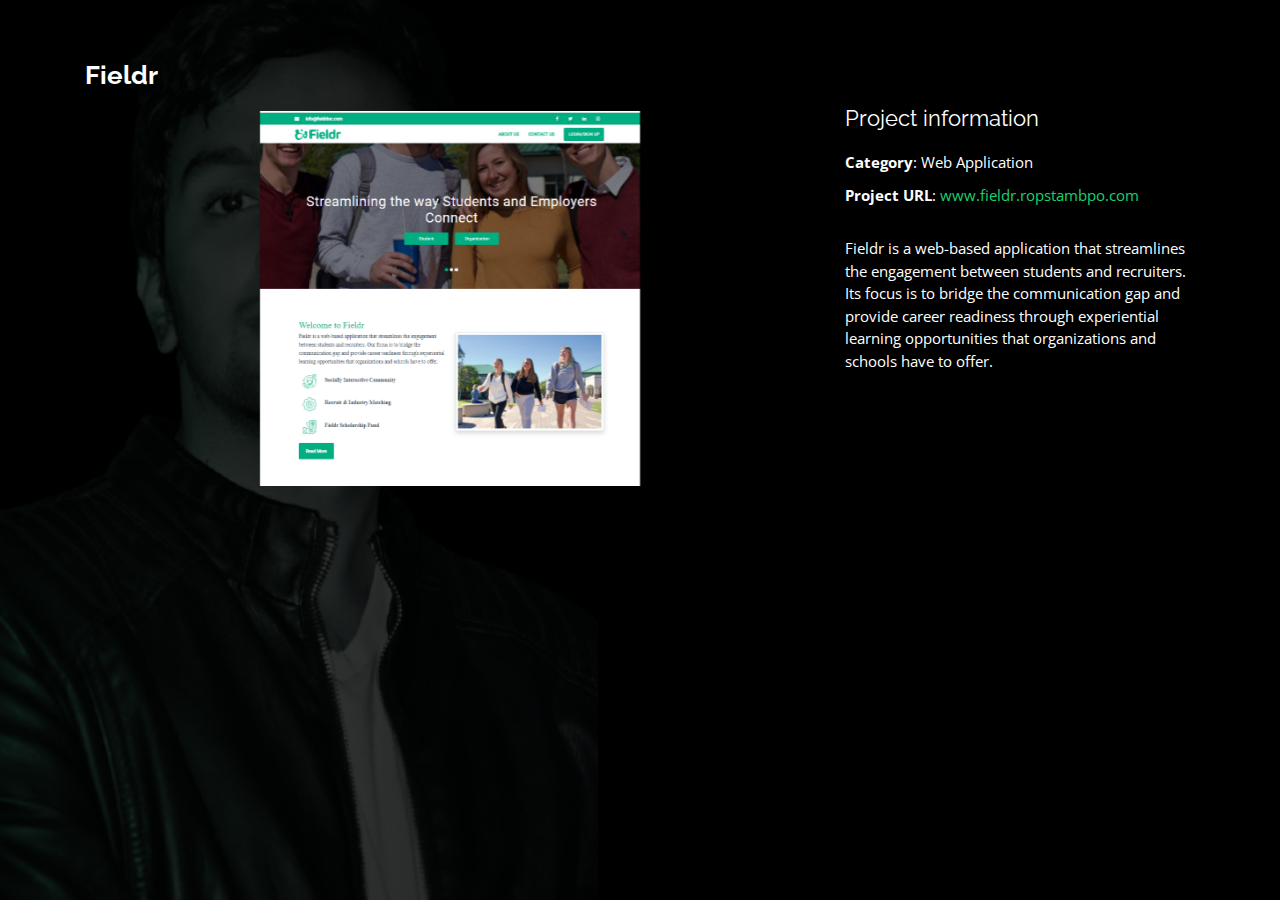
<file: web/fieldr_web.html>
<!DOCTYPE html>
<html lang="en">

<head>
  <meta charset="utf-8">
  <meta content="width=device-width, initial-scale=1.0" name="viewport">

  <title>Mubashir malik Full stack developer - Laravel </title>
  <meta content="" name="description">
  <meta content="" name="keywords">


  <!-- Google Fonts -->
  <link href="https://fonts.googleapis.com/css?family=Open+Sans:300,300i,400,400i,600,600i,700,700i|Raleway:300,300i,400,400i,500,500i,600,600i,700,700i|Poppins:300,300i,400,400i,500,500i,600,600i,700,700i" rel="stylesheet">

  <!-- Vendor CSS Files -->
  <link href="../assets/vendor/bootstrap/css/bootstrap.min.css" rel="stylesheet">
  <link href="../assets/vendor/icofont/icofont.min.css" rel="stylesheet">
  <link href="../assets/vendor/remixicon/remixicon.css" rel="stylesheet">
  <link href="../assets/vendor/owl.carousel/assets/owl.carousel.min.css" rel="stylesheet">
  <link href="../assets/vendor/boxicons/css/boxicons.min.css" rel="stylesheet">
  <link href="../assets/vendor/venobox/venobox.css" rel="stylesheet">

  <!-- Template Main CSS File -->
  <link href="../assets/css/style.css" rel="stylesheet">

  <!-- =======================================================
  * Template Name: Personal - v2.5.1
  * Template URL: https://bootstrapmade.com/personal-free-resume-bootstrap-template/
  * Author: BootstrapMade.com
  * License: https://bootstrapmade.com/license/
  ======================================================== -->
</head>

<body>

<main id="main">

  <!-- ======= Portfolio Details ======= -->
  <div id="portfolio-details" class="portfolio-details">
    <div class="container">
      <div class="row">
        <div class="col-lg-8">
          <h2 class="portfolio-title">Fieldr </h2>
          <div class="owl-carousel portfolio-details-carousel">
            <img src="../assets/img/portfolio/fieldr.png" class="img-fluid" alt="picture" style="    height: 375px;width: auto; margin: 0 auto;">
          </div>
        </div>
        <div class="col-lg-4 portfolio-info">
          <h3>Project information</h3>
          <ul>
            <li><strong>Category</strong>: Web Application</li>
            <li><strong>Project URL</strong>: <a href="https://fieldr.ropstambpo.com/" target="_blank">www.fieldr.ropstambpo.com</a></li>
          </ul>
          <p>
            Fieldr is a web-based application that streamlines the engagement between students and recruiters.
            Its focus is to bridge the communication gap and provide career readiness through
            experiential learning opportunities that organizations and schools have to offer.
          </p>
        </div>
      </div>
    </div>
  </div><!-- End Portfolio Details -->
</main><!-- End #main -->

<div class="credits" style="display: none">
  <!-- All the links in the footer should remain intact. -->
  <!-- You can delete the links only if you purchased the pro version. -->
  <!-- Licensing information: https://bootstrapmade.com/license/ -->
  <!-- Purchase the pro version with working PHP/AJAX contact form: https://bootstrapmade.com/personal-free-resume-bootstrap-template/ -->
  Designed by <a href="https://bootstrapmade.com/">BootstrapMade</a>
</div>

<!-- Vendor JS Files -->
<script src="../assets/vendor/jquery/jquery.min.js"></script>
<script src="../assets/vendor/bootstrap/js/bootstrap.bundle.min.js"></script>
<script src="../assets/vendor/jquery.easing/jquery.easing.min.js"></script>
<script src="../assets/vendor/php-email-form/validate.js"></script>
<script src="../assets/vendor/waypoints/jquery.waypoints.min.js"></script>
<script src="../assets/vendor/counterup/counterup.min.js"></script>
<script src="../assets/vendor/owl.carousel/owl.carousel.min.js"></script>
<script src="../assets/vendor/isotope-layout/isotope.pkgd.min.js"></script>
<script src="../assets/vendor/venobox/venobox.min.js"></script>

<!-- Template Main JS File -->
<script src="../assets/js/main.js"></script>

</body>

</html>
</file>
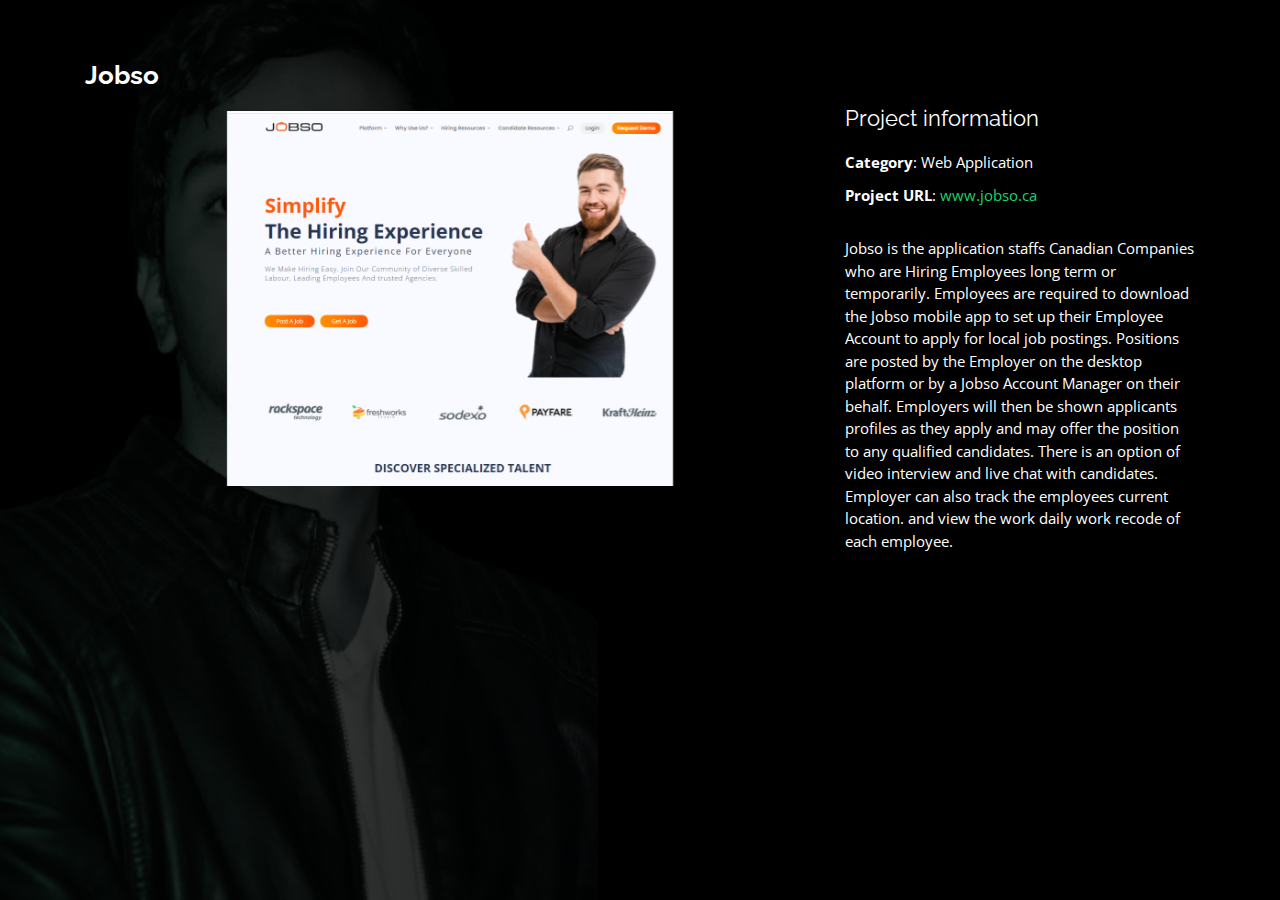
<file: web/jobso_web.html>
<!DOCTYPE html>
<html lang="en">

<head>
  <meta charset="utf-8">
  <meta content="width=device-width, initial-scale=1.0" name="viewport">

  <title>Mubashir malik Full stack developer - Laravel </title>
  <meta content="" name="description">
  <meta content="" name="keywords">


  <!-- Google Fonts -->
  <link href="https://fonts.googleapis.com/css?family=Open+Sans:300,300i,400,400i,600,600i,700,700i|Raleway:300,300i,400,400i,500,500i,600,600i,700,700i|Poppins:300,300i,400,400i,500,500i,600,600i,700,700i" rel="stylesheet">

  <!-- Vendor CSS Files -->
  <link href="../assets/vendor/bootstrap/css/bootstrap.min.css" rel="stylesheet">
  <link href="../assets/vendor/icofont/icofont.min.css" rel="stylesheet">
  <link href="../assets/vendor/remixicon/remixicon.css" rel="stylesheet">
  <link href="../assets/vendor/owl.carousel/assets/owl.carousel.min.css" rel="stylesheet">
  <link href="../assets/vendor/boxicons/css/boxicons.min.css" rel="stylesheet">
  <link href="../assets/vendor/venobox/venobox.css" rel="stylesheet">

  <!-- Template Main CSS File -->
  <link href="../assets/css/style.css" rel="stylesheet">

  <!-- =======================================================
  * Template Name: Personal - v2.5.1
  * Template URL: https://bootstrapmade.com/personal-free-resume-bootstrap-template/
  * Author: BootstrapMade.com
  * License: https://bootstrapmade.com/license/
  ======================================================== -->
</head>

<body>

<main id="main">

  <!-- ======= Portfolio Details ======= -->
  <div id="portfolio-details" class="portfolio-details">
    <div class="container">
      <div class="row">
        <div class="col-lg-8">
          <h2 class="portfolio-title">Jobso </h2>
          <div class="owl-carousel portfolio-details-carousel">
            <img src="../assets/img/portfolio/jobso.png" class="img-fluid" alt="picture" style="    height: 375px;width: auto; margin: 0 auto;">
          </div>
        </div>
        <div class="col-lg-4 portfolio-info">
          <h3>Project information</h3>
          <ul>
            <li><strong>Category</strong>: Web Application</li>
            <li><strong>Project URL</strong>: <a href="https://jobso.ca/" target="_blank">www.jobso.ca</a></li>
          </ul>
          <p>
            Jobso is the application staffs Canadian Companies who are Hiring Employees long term or temporarily.
            Employees are required to download the Jobso mobile app to set up their Employee Account to apply for local
            job postings. Positions are posted by the
            Employer on the desktop platform or by a Jobso Account Manager on their behalf. Employers will then be shown
            applicants profiles as they apply and may offer the position to any qualified candidates.
            There is an option of video interview and live chat with candidates. Employer can also track the employees
            current location. and view the work daily work recode of each employee.
          </p>
        </div>
      </div>
    </div>
  </div><!-- End Portfolio Details -->
</main><!-- End #main -->

<div class="credits" style="display: none">
  <!-- All the links in the footer should remain intact. -->
  <!-- You can delete the links only if you purchased the pro version. -->
  <!-- Licensing information: https://bootstrapmade.com/license/ -->
  <!-- Purchase the pro version with working PHP/AJAX contact form: https://bootstrapmade.com/personal-free-resume-bootstrap-template/ -->
  Designed by <a href="https://bootstrapmade.com/">BootstrapMade</a>
</div>

<!-- Vendor JS Files -->
<script src="../assets/vendor/jquery/jquery.min.js"></script>
<script src="../assets/vendor/bootstrap/js/bootstrap.bundle.min.js"></script>
<script src="../assets/vendor/jquery.easing/jquery.easing.min.js"></script>
<script src="../assets/vendor/php-email-form/validate.js"></script>
<script src="../assets/vendor/waypoints/jquery.waypoints.min.js"></script>
<script src="../assets/vendor/counterup/counterup.min.js"></script>
<script src="../assets/vendor/owl.carousel/owl.carousel.min.js"></script>
<script src="../assets/vendor/isotope-layout/isotope.pkgd.min.js"></script>
<script src="../assets/vendor/venobox/venobox.min.js"></script>

<!-- Template Main JS File -->
<script src="../assets/js/main.js"></script>

</body>

</html>
</file>
<file: assets/vendor/venobox/venobox.css>
/* ------ venobox.css --------*/
.vbox-overlay *, .vbox-overlay *:before, .vbox-overlay *:after{
    -webkit-backface-visibility: hidden;
    -webkit-box-sizing:border-box;
    -moz-box-sizing:border-box;
    box-sizing:border-box;
}
.vbox-overlay * { 
    -webkit-backface-visibility: visible;
    backface-visibility: visible;
}
.vbox-overlay{
    display: -webkit-flex;
    display: flex;
    -webkit-flex-direction: column;
    flex-direction: column;
    -webkit-justify-content: center;
    justify-content: center;
    -webkit-align-items: center;
    align-items: center;
    position: fixed;
    left: 0;
    top: 0;
    bottom: 0;
    right: 0;
    z-index: 999999;
}

/* ----- navigation ----- */
.vbox-title{
    width: 100%;
    height: 40px;
    float: left;
    text-align: center;
    line-height: 28px;
    font-size: 12px;
    padding: 6px 50px;
    overflow: hidden;
    position: fixed;
    display: none;
    left: 0;
    z-index: 89;
}
.vbox-close{
    cursor: pointer;
    position: fixed;
    top: -1px;
    right: 0;
    width: 50px;
    height: 40px;
    padding: 6px;
    display: block;
    background-position:10px center;
    overflow: hidden;
    font-size: 24px;
    line-height: 1;
    text-align: center;
    z-index: 99;
}
.vbox-left{
    cursor: pointer;
    position: fixed;
    left: 0;
    height: 40px;
    overflow: hidden;
    line-height: 28px;
    font-size: 12px;
    z-index: 99;
    display: flex;
    align-items:center;
}
.vbox-num{
    display: inline-block;
    margin: 6px 0 6px 15px;
}
/* ----- Social share ----- */
.vbox-share{
    line-height: 28px;
    font-size: 12px;
    overflow: hidden;
    position: fixed;
    left: 0;
    z-index: 98;
    display: flex;
    align-items:center;
    justify-content: center;
    width: 100%;
    text-align: center;
}
.vbox-share svg{
    max-height: 28px;
    width: 28px;
    z-index: 10;
    margin-left: 12px;
    margin-top: 6px;
    margin-bottom: 6px;
    vertical-align: middle;
}


/* ----- navigation ARROWS ----- */
.vbox-next, .vbox-prev{
    position: fixed;
    top: 50%;
    margin-top: -15px;
    overflow: hidden;
    cursor: pointer;
    display: block;
    width: 45px;
    height: 45px;
    z-index: 99;
}
.vbox-next span, .vbox-prev span{
    position: relative;
    width: 20px;
    height: 20px;
    border: 2px solid transparent;
    border-top-color: #B6B6B6;
    border-right-color: #B6B6B6;
    text-indent: -100px;
    position: absolute;
    top: 8px;
    display: block;
}
.vbox-prev{
    left: 15px;
}
.vbox-next{
    right: 15px;
}
.vbox-prev span{
    left: 10px;
    -ms-transform: rotate(-135deg);
    -webkit-transform: rotate(-135deg);
    transform: rotate(-135deg);
}
.vbox-next span{
    -ms-transform: rotate(45deg);
    -webkit-transform: rotate(45deg);
    transform: rotate(45deg);
    right: 10px;
}
/* ------- inline window ------ */
.vbox-inline{
    width: 420px;
    height: 315px;
    height: 70vh;
    padding: 10px;
    background: #fff;
    margin: 0 auto;
    overflow: auto;
    text-align: left;
}
/* ------- Video & iFrames window ------ */
.venoframe{
    max-width: 100%;
    width: 100%;
    border: none;
    width: 100%;
    height: 260px;
    height: 70vh;
}
.venoframe.vbvid{
    height: 260px;
}
@media (min-width: 768px) {
    .venoframe, .vbox-inline{
        width: 90%;
        height: 360px;
        height: 70vh;
    }
    .venoframe.vbvid{
        width: 640px;
        height: 360px;
    }
}
@media (min-width: 992px) {
    .venoframe, .vbox-inline{
        max-width: 1200px;
        width: 80%;
        height: 540px;
        height: 70vh;
    }
    .venoframe.vbvid{
        width: 960px;
        height: 540px;
    }
}
/* 
Please do NOT edit this part! 
or at least read this note: http://i.imgur.com/7C0ws9e.gif
*/
.vbox-open{
    overflow: hidden;
}
.vbox-container{
    position: absolute;
    left: 0;
    right: 0;
    top: 0;
    bottom: 0;
    overflow-x: hidden;
    overflow-y: scroll;
    overflow-scrolling: touch;
    -webkit-overflow-scrolling: touch;
    z-index: 20;
    max-height: 100%;

}

.vbox-content{
    text-align: center;
    float: left;
    width: 100%;
    position: relative;
    overflow: hidden;
    padding: 20px 4%;
}
.vbox-container img{
    max-width: 100%;
    height: auto;
}
.vbox-figlio{
    box-shadow: 0 0 12px rgba(0,0,0,0.19), 0 6px 6px rgba(0,0,0,0.23);
    max-width: 100%;
    text-align: initial;
}
img.vbox-figlio{
    -webkit-user-select: none;
-khtml-user-select: none;
-moz-user-select: none;
-o-user-select: none;
user-select: none;
}
.vbox-content.swipe-left{
    margin-left: -200px !important;
}
.vbox-content.swipe-right{
    margin-left: 200px !important;
}
.vbox-animated{
    webkit-transition: margin 300ms ease-out;
    transition: margin 300ms ease-out;
}

/* ---------- preloader ----------
 * SPINKIT 
 * http://tobiasahlin.com/spinkit/
-------------------------------- */
.sk-double-bounce,.sk-rotating-plane{width:40px;height:40px;margin:40px auto}.sk-rotating-plane{background-color:#333;-webkit-animation:sk-rotatePlane 1.2s infinite ease-in-out;animation:sk-rotatePlane 1.2s infinite ease-in-out}@-webkit-keyframes sk-rotatePlane{0%{-webkit-transform:perspective(120px) rotateX(0) rotateY(0);transform:perspective(120px) rotateX(0) rotateY(0)}50%{-webkit-transform:perspective(120px) rotateX(-180.1deg) rotateY(0);transform:perspective(120px) rotateX(-180.1deg) rotateY(0)}100%{-webkit-transform:perspective(120px) rotateX(-180deg) rotateY(-179.9deg);transform:perspective(120px) rotateX(-180deg) rotateY(-179.9deg)}}@keyframes sk-rotatePlane{0%{-webkit-transform:perspective(120px) rotateX(0) rotateY(0);transform:perspective(120px) rotateX(0) rotateY(0)}50%{-webkit-transform:perspective(120px) rotateX(-180.1deg) rotateY(0);transform:perspective(120px) rotateX(-180.1deg) rotateY(0)}100%{-webkit-transform:perspective(120px) rotateX(-180deg) rotateY(-179.9deg);transform:perspective(120px) rotateX(-180deg) rotateY(-179.9deg)}}.sk-double-bounce{position:relative}.sk-double-bounce .sk-child{width:100%;height:100%;border-radius:50%;background-color:#333;opacity:.6;position:absolute;top:0;left:0;-webkit-animation:sk-doubleBounce 2s infinite ease-in-out;animation:sk-doubleBounce 2s infinite ease-in-out}.sk-chasing-dots .sk-child,.sk-spinner-pulse,.sk-three-bounce .sk-child{background-color:#333;border-radius:100%}.sk-double-bounce .sk-double-bounce2{-webkit-animation-delay:-1s;animation-delay:-1s}@-webkit-keyframes sk-doubleBounce{0%,100%{-webkit-transform:scale(0);transform:scale(0)}50%{-webkit-transform:scale(1);transform:scale(1)}}@keyframes sk-doubleBounce{0%,100%{-webkit-transform:scale(0);transform:scale(0)}50%{-webkit-transform:scale(1);transform:scale(1)}}.sk-wave{margin:40px auto;width:50px;height:40px;text-align:center;font-size:10px}.sk-wave .sk-rect{background-color:#333;height:100%;width:6px;display:inline-block;-webkit-animation:sk-waveStretchDelay 1.2s infinite ease-in-out;animation:sk-waveStretchDelay 1.2s infinite ease-in-out}.sk-wave .sk-rect1{-webkit-animation-delay:-1.2s;animation-delay:-1.2s}.sk-wave .sk-rect2{-webkit-animation-delay:-1.1s;animation-delay:-1.1s}.sk-wave .sk-rect3{-webkit-animation-delay:-1s;animation-delay:-1s}.sk-wave .sk-rect4{-webkit-animation-delay:-.9s;animation-delay:-.9s}.sk-wave .sk-rect5{-webkit-animation-delay:-.8s;animation-delay:-.8s}@-webkit-keyframes sk-waveStretchDelay{0%,100%,40%{-webkit-transform:scaleY(.4);transform:scaleY(.4)}20%{-webkit-transform:scaleY(1);transform:scaleY(1)}}@keyframes sk-waveStretchDelay{0%,100%,40%{-webkit-transform:scaleY(.4);transform:scaleY(.4)}20%{-webkit-transform:scaleY(1);transform:scaleY(1)}}.sk-wandering-cubes{margin:40px auto;width:40px;height:40px;position:relative}.sk-wandering-cubes .sk-cube{background-color:#333;width:10px;height:10px;position:absolute;top:0;left:0;-webkit-animation:sk-wanderingCube 1.8s ease-in-out -1.8s infinite both;animation:sk-wanderingCube 1.8s ease-in-out -1.8s infinite both}.sk-chasing-dots,.sk-spinner-pulse{width:40px;height:40px;margin:40px auto}.sk-wandering-cubes .sk-cube2{-webkit-animation-delay:-.9s;animation-delay:-.9s}@-webkit-keyframes sk-wanderingCube{0%{-webkit-transform:rotate(0);transform:rotate(0)}25%{-webkit-transform:translateX(30px) rotate(-90deg) scale(.5);transform:translateX(30px) rotate(-90deg) scale(.5)}50%{-webkit-transform:translateX(30px) translateY(30px) rotate(-179deg);transform:translateX(30px) translateY(30px) rotate(-179deg)}50.1%{-webkit-transform:translateX(30px) translateY(30px) rotate(-180deg);transform:translateX(30px) translateY(30px) rotate(-180deg)}75%{-webkit-transform:translateX(0) translateY(30px) rotate(-270deg) scale(.5);transform:translateX(0) translateY(30px) rotate(-270deg) scale(.5)}100%{-webkit-transform:rotate(-360deg);transform:rotate(-360deg)}}@keyframes sk-wanderingCube{0%{-webkit-transform:rotate(0);transform:rotate(0)}25%{-webkit-transform:translateX(30px) rotate(-90deg) scale(.5);transform:translateX(30px) rotate(-90deg) scale(.5)}50%{-webkit-transform:translateX(30px) translateY(30px) rotate(-179deg);transform:translateX(30px) translateY(30px) rotate(-179deg)}50.1%{-webkit-transform:translateX(30px) translateY(30px) rotate(-180deg);transform:translateX(30px) translateY(30px) rotate(-180deg)}75%{-webkit-transform:translateX(0) translateY(30px) rotate(-270deg) scale(.5);transform:translateX(0) translateY(30px) rotate(-270deg) scale(.5)}100%{-webkit-transform:rotate(-360deg);transform:rotate(-360deg)}}.sk-spinner-pulse{-webkit-animation:sk-pulseScaleOut 1s infinite ease-in-out;animation:sk-pulseScaleOut 1s infinite ease-in-out}@-webkit-keyframes sk-pulseScaleOut{0%{-webkit-transform:scale(0);transform:scale(0)}100%{-webkit-transform:scale(1);transform:scale(1);opacity:0}}@keyframes sk-pulseScaleOut{0%{-webkit-transform:scale(0);transform:scale(0)}100%{-webkit-transform:scale(1);transform:scale(1);opacity:0}}.sk-chasing-dots{position:relative;text-align:center;-webkit-animation:sk-chasingDotsRotate 2s infinite linear;animation:sk-chasingDotsRotate 2s infinite linear}.sk-chasing-dots .sk-child{width:60%;height:60%;display:inline-block;position:absolute;top:0;-webkit-animation:sk-chasingDotsBounce 2s infinite ease-in-out;animation:sk-chasingDotsBounce 2s infinite ease-in-out}.sk-chasing-dots .sk-dot2{top:auto;bottom:0;-webkit-animation-delay:-1s;animation-delay:-1s}@-webkit-keyframes sk-chasingDotsRotate{100%{-webkit-transform:rotate(360deg);transform:rotate(360deg)}}@keyframes sk-chasingDotsRotate{100%{-webkit-transform:rotate(360deg);transform:rotate(360deg)}}@-webkit-keyframes sk-chasingDotsBounce{0%,100%{-webkit-transform:scale(0);transform:scale(0)}50%{-webkit-transform:scale(1);transform:scale(1)}}@keyframes sk-chasingDotsBounce{0%,100%{-webkit-transform:scale(0);transform:scale(0)}50%{-webkit-transform:scale(1);transform:scale(1)}}.sk-three-bounce{margin:40px auto;width:80px;text-align:center}.sk-three-bounce .sk-child{width:20px;height:20px;display:inline-block;-webkit-animation:sk-three-bounce 1.4s ease-in-out 0s infinite both;animation:sk-three-bounce 1.4s ease-in-out 0s infinite both}.sk-circle .sk-child:before,.sk-fading-circle .sk-circle:before{display:block;border-radius:100%;content:'';background-color:#333}.sk-three-bounce .sk-bounce1{-webkit-animation-delay:-.32s;animation-delay:-.32s}.sk-three-bounce .sk-bounce2{-webkit-animation-delay:-.16s;animation-delay:-.16s}@-webkit-keyframes sk-three-bounce{0%,100%,80%{-webkit-transform:scale(0);transform:scale(0)}40%{-webkit-transform:scale(1);transform:scale(1)}}@keyframes sk-three-bounce{0%,100%,80%{-webkit-transform:scale(0);transform:scale(0)}40%{-webkit-transform:scale(1);transform:scale(1)}}.sk-circle{margin:40px auto;width:40px;height:40px;position:relative}.sk-circle .sk-child{width:100%;height:100%;position:absolute;left:0;top:0}.sk-circle .sk-child:before{margin:0 auto;width:15%;height:15%;-webkit-animation:sk-circleBounceDelay 1.2s infinite ease-in-out both;animation:sk-circleBounceDelay 1.2s infinite ease-in-out both}.sk-circle .sk-circle2{-webkit-transform:rotate(30deg);-ms-transform:rotate(30deg);transform:rotate(30deg)}.sk-circle .sk-circle3{-webkit-transform:rotate(60deg);-ms-transform:rotate(60deg);transform:rotate(60deg)}.sk-circle .sk-circle4{-webkit-transform:rotate(90deg);-ms-transform:rotate(90deg);transform:rotate(90deg)}.sk-circle .sk-circle5{-webkit-transform:rotate(120deg);-ms-transform:rotate(120deg);transform:rotate(120deg)}.sk-circle .sk-circle6{-webkit-transform:rotate(150deg);-ms-transform:rotate(150deg);transform:rotate(150deg)}.sk-circle .sk-circle7{-webkit-transform:rotate(180deg);-ms-transform:rotate(180deg);transform:rotate(180deg)}.sk-circle .sk-circle8{-webkit-transform:rotate(210deg);-ms-transform:rotate(210deg);transform:rotate(210deg)}.sk-circle .sk-circle9{-webkit-transform:rotate(240deg);-ms-transform:rotate(240deg);transform:rotate(240deg)}.sk-circle .sk-circle10{-webkit-transform:rotate(270deg);-ms-transform:rotate(270deg);transform:rotate(270deg)}.sk-circle .sk-circle11{-webkit-transform:rotate(300deg);-ms-transform:rotate(300deg);transform:rotate(300deg)}.sk-circle .sk-circle12{-webkit-transform:rotate(330deg);-ms-transform:rotate(330deg);transform:rotate(330deg)}.sk-circle .sk-circle2:before{-webkit-animation-delay:-1.1s;animation-delay:-1.1s}.sk-circle .sk-circle3:before{-webkit-animation-delay:-1s;animation-delay:-1s}.sk-circle .sk-circle4:before{-webkit-animation-delay:-.9s;animation-delay:-.9s}.sk-circle .sk-circle5:before{-webkit-animation-delay:-.8s;animation-delay:-.8s}.sk-circle .sk-circle6:before{-webkit-animation-delay:-.7s;animation-delay:-.7s}.sk-circle .sk-circle7:before{-webkit-animation-delay:-.6s;animation-delay:-.6s}.sk-circle .sk-circle8:before{-webkit-animation-delay:-.5s;animation-delay:-.5s}.sk-circle .sk-circle9:before{-webkit-animation-delay:-.4s;animation-delay:-.4s}.sk-circle .sk-circle10:before{-webkit-animation-delay:-.3s;animation-delay:-.3s}.sk-circle .sk-circle11:before{-webkit-animation-delay:-.2s;animation-delay:-.2s}.sk-circle .sk-circle12:before{-webkit-animation-delay:-.1s;animation-delay:-.1s}@-webkit-keyframes sk-circleBounceDelay{0%,100%,80%{-webkit-transform:scale(0);transform:scale(0)}40%{-webkit-transform:scale(1);transform:scale(1)}}@keyframes sk-circleBounceDelay{0%,100%,80%{-webkit-transform:scale(0);transform:scale(0)}40%{-webkit-transform:scale(1);transform:scale(1)}}.sk-cube-grid{width:40px;height:40px;margin:40px auto}.sk-cube-grid .sk-cube{width:33.33%;height:33.33%;background-color:#333;float:left;-webkit-animation:sk-cubeGridScaleDelay 1.3s infinite ease-in-out;animation:sk-cubeGridScaleDelay 1.3s infinite ease-in-out}.sk-cube-grid .sk-cube1{-webkit-animation-delay:.2s;animation-delay:.2s}.sk-cube-grid .sk-cube2{-webkit-animation-delay:.3s;animation-delay:.3s}.sk-cube-grid .sk-cube3{-webkit-animation-delay:.4s;animation-delay:.4s}.sk-cube-grid .sk-cube4{-webkit-animation-delay:.1s;animation-delay:.1s}.sk-cube-grid .sk-cube5{-webkit-animation-delay:.2s;animation-delay:.2s}.sk-cube-grid .sk-cube6{-webkit-animation-delay:.3s;animation-delay:.3s}.sk-cube-grid .sk-cube7{-webkit-animation-delay:0ms;animation-delay:0ms}.sk-cube-grid .sk-cube8{-webkit-animation-delay:.1s;animation-delay:.1s}.sk-cube-grid .sk-cube9{-webkit-animation-delay:.2s;animation-delay:.2s}@-webkit-keyframes sk-cubeGridScaleDelay{0%,100%,70%{-webkit-transform:scale3D(1,1,1);transform:scale3D(1,1,1)}35%{-webkit-transform:scale3D(0,0,1);transform:scale3D(0,0,1)}}@keyframes sk-cubeGridScaleDelay{0%,100%,70%{-webkit-transform:scale3D(1,1,1);transform:scale3D(1,1,1)}35%{-webkit-transform:scale3D(0,0,1);transform:scale3D(0,0,1)}}.sk-fading-circle{margin:40px auto;width:40px;height:40px;position:relative}.sk-fading-circle .sk-circle{width:100%;height:100%;position:absolute;left:0;top:0}.sk-fading-circle .sk-circle:before{margin:0 auto;width:15%;height:15%;-webkit-animation:sk-circleFadeDelay 1.2s infinite ease-in-out both;animation:sk-circleFadeDelay 1.2s infinite ease-in-out both}.sk-fading-circle .sk-circle2{-webkit-transform:rotate(30deg);-ms-transform:rotate(30deg);transform:rotate(30deg)}.sk-fading-circle .sk-circle3{-webkit-transform:rotate(60deg);-ms-transform:rotate(60deg);transform:rotate(60deg)}.sk-fading-circle .sk-circle4{-webkit-transform:rotate(90deg);-ms-transform:rotate(90deg);transform:rotate(90deg)}.sk-fading-circle .sk-circle5{-webkit-transform:rotate(120deg);-ms-transform:rotate(120deg);transform:rotate(120deg)}.sk-fading-circle .sk-circle6{-webkit-transform:rotate(150deg);-ms-transform:rotate(150deg);transform:rotate(150deg)}.sk-fading-circle .sk-circle7{-webkit-transform:rotate(180deg);-ms-transform:rotate(180deg);transform:rotate(180deg)}.sk-fading-circle .sk-circle8{-webkit-transform:rotate(210deg);-ms-transform:rotate(210deg);transform:rotate(210deg)}.sk-fading-circle .sk-circle9{-webkit-transform:rotate(240deg);-ms-transform:rotate(240deg);transform:rotate(240deg)}.sk-fading-circle .sk-circle10{-webkit-transform:rotate(270deg);-ms-transform:rotate(270deg);transform:rotate(270deg)}.sk-fading-circle .sk-circle11{-webkit-transform:rotate(300deg);-ms-transform:rotate(300deg);transform:rotate(300deg)}.sk-fading-circle .sk-circle12{-webkit-transform:rotate(330deg);-ms-transform:rotate(330deg);transform:rotate(330deg)}.sk-fading-circle .sk-circle2:before{-webkit-animation-delay:-1.1s;animation-delay:-1.1s}.sk-fading-circle .sk-circle3:before{-webkit-animation-delay:-1s;animation-delay:-1s}.sk-fading-circle .sk-circle4:before{-webkit-animation-delay:-.9s;animation-delay:-.9s}.sk-fading-circle .sk-circle5:before{-webkit-animation-delay:-.8s;animation-delay:-.8s}.sk-fading-circle .sk-circle6:before{-webkit-animation-delay:-.7s;animation-delay:-.7s}.sk-fading-circle .sk-circle7:before{-webkit-animation-delay:-.6s;animation-delay:-.6s}.sk-fading-circle .sk-circle8:before{-webkit-animation-delay:-.5s;animation-delay:-.5s}.sk-fading-circle .sk-circle9:before{-webkit-animation-delay:-.4s;animation-delay:-.4s}.sk-fading-circle .sk-circle10:before{-webkit-animation-delay:-.3s;animation-delay:-.3s}.sk-fading-circle .sk-circle11:before{-webkit-animation-delay:-.2s;animation-delay:-.2s}.sk-fading-circle .sk-circle12:before{-webkit-animation-delay:-.1s;animation-delay:-.1s}@-webkit-keyframes sk-circleFadeDelay{0%,100%,39%{opacity:0}40%{opacity:1}}@keyframes sk-circleFadeDelay{0%,100%,39%{opacity:0}40%{opacity:1}}.sk-folding-cube{margin:40px auto;width:40px;height:40px;position:relative;-webkit-transform:rotateZ(45deg);transform:rotateZ(45deg)}.sk-folding-cube .sk-cube{float:left;width:50%;height:50%;position:relative;-webkit-transform:scale(1.1);-ms-transform:scale(1.1);transform:scale(1.1)}.sk-folding-cube .sk-cube:before{content:'';position:absolute;top:0;left:0;width:100%;height:100%;background-color:#333;-webkit-animation:sk-foldCubeAngle 2.4s infinite linear both;animation:sk-foldCubeAngle 2.4s infinite linear both;-webkit-transform-origin:100% 100%;-ms-transform-origin:100% 100%;transform-origin:100% 100%}.sk-folding-cube .sk-cube2{-webkit-transform:scale(1.1) rotateZ(90deg);transform:scale(1.1) rotateZ(90deg)}.sk-folding-cube .sk-cube3{-webkit-transform:scale(1.1) rotateZ(180deg);transform:scale(1.1) rotateZ(180deg)}.sk-folding-cube .sk-cube4{-webkit-transform:scale(1.1) rotateZ(270deg);transform:scale(1.1) rotateZ(270deg)}.sk-folding-cube .sk-cube2:before{-webkit-animation-delay:.3s;animation-delay:.3s}.sk-folding-cube .sk-cube3:before{-webkit-animation-delay:.6s;animation-delay:.6s}.sk-folding-cube .sk-cube4:before{-webkit-animation-delay:.9s;animation-delay:.9s}@-webkit-keyframes sk-foldCubeAngle{0%,10%{-webkit-transform:perspective(140px) rotateX(-180deg);transform:perspective(140px) rotateX(-180deg);opacity:0}25%,75%{-webkit-transform:perspective(140px) rotateX(0);transform:perspective(140px) rotateX(0);opacity:1}100%,90%{-webkit-transform:perspective(140px) rotateY(180deg);transform:perspective(140px) rotateY(180deg);opacity:0}}@keyframes sk-foldCubeAngle{0%,10%{-webkit-transform:perspective(140px) rotateX(-180deg);transform:perspective(140px) rotateX(-180deg);opacity:0}25%,75%{-webkit-transform:perspective(140px) rotateX(0);transform:perspective(140px) rotateX(0);opacity:1}100%,90%{-webkit-transform:perspective(140px) rotateY(180deg);transform:perspective(140px) rotateY(180deg);opacity:0}}
</file>
<file: assets/css/style.css>
/**
* Template Name: Personal - v2.5.1
* Template URL: https://bootstrapmade.com/personal-free-resume-bootstrap-template/
* Author: BootstrapMade.com
* License: https://bootstrapmade.com/license/
*/

/*--------------------------------------------------------------
# General
--------------------------------------------------------------*/
body {
  font-family: "Open Sans", sans-serif;
  background-color: #040404;
  color: #fff;
  position: relative;
  background: transparent;
}

body::before {
  content: "";
  position: fixed;
  background: #040404 url("../img/bg.jpg") top left no-repeat;
  background-size: contain;
  left: 0;
  right: 0;
  top: 0;
  height: 100vh;
  z-index: -1;
}

/* Scrollbar Styling */
::-webkit-scrollbar {
  width: 7px;
}

::-webkit-scrollbar-track {
  background-color: #ebebeb;
  -webkit-border-radius: 10px;
  border-radius: 10px;
}

::-webkit-scrollbar-thumb {
  -webkit-border-radius: 10px;
  border-radius: 10px;
  background: #6d6d6d;
}

@media (min-width: 1024px) {
  body::before {
    background-attachment: fixed;
  }
}

a {
  color: #18d26e;
}

a:hover {
  color: #35e888;
  text-decoration: none;
}

h1, h2, h3, h4, h5, h6 {
  font-family: "Raleway", sans-serif;
}

/*--------------------------------------------------------------
# Header
--------------------------------------------------------------*/
#header {
  transition: ease-in-out 0.3s;
  position: relative;
  height: 100vh;
  display: flex;
  align-items: center;
  z-index: 997;
  overflow-y: auto;
}

#header * {
  transition: ease-in-out 0.3s;
}

#header h1 {
  font-size: 48px;
  margin: 0;
  padding: 0;
  line-height: 1;
  font-weight: 700;
  font-family: "Poppins", sans-serif;
}

#header h1 a, #header h1 a:hover {
  color: #fff;
  line-height: 1;
  display: inline-block;
}

#header h2 {
  font-size: 24px;
  margin-top: 20px;
  color: rgba(255, 255, 255, 0.8);
}

#header h2 span {
  color: #fff;
  border-bottom: 2px solid #18d26e;
  padding-bottom: 6px;
}

#header img {
  padding: 0;
  margin: 0;
}

#header .social-links {
  margin-top: 40px;
  display: flex;
}

#header .social-links a {
  font-size: 16px;
  display: flex;
  justify-content: center;
  align-items: center;
  background: rgba(255, 255, 255, 0.1);
  color: #fff;
  line-height: 1;
  margin-right: 8px;
  border-radius: 50%;
  width: 40px;
  height: 40px;
}

#header .social-links a:hover {
  background: #18d26e;
}

@media (max-width: 992px) {
  #header h1 {
    font-size: 36px;
  }
  #header h2 {
    font-size: 20px;
    line-height: 30px;
  }
  #header .social-links {
    margin-top: 15px;
  }
  #header .container {
    display: flex;
    flex-direction: column;
    align-items: center;
  }
}

/*--------------------------------------------------------------
# Navigation Menu
--------------------------------------------------------------*/
/* Desktop Navigation */
.nav-menu {
  margin-top: 35px;
}

.nav-menu ul {
  display: flex;
  margin: 0;
  padding: 0;
  list-style: none;
}

.nav-menu li + li {
  margin-left: 30px;
}

.nav-menu a {
  display: block;
  position: relative;
  color: rgba(255, 255, 255, 0.7);
  font-size: 16px;
  font-family: "Poppins", sans-serif;
  font-weight: 400;
}

.nav-menu a:before {
  content: "";
  position: absolute;
  width: 0;
  height: 2px;
  bottom: -4px;
  left: 0;
  background-color: #18d26e;
  visibility: hidden;
  width: 0px;
  transition: all 0.3s ease-in-out 0s;
}

.nav-menu a:hover:before, .nav-menu li:hover > a:before, .nav-menu .active > a:before {
  visibility: visible;
  width: 25px;
}

.nav-menu a:hover, .nav-menu .active > a, .nav-menu li:hover > a {
  color: #fff;
  text-decoration: none;
}

/* Mobile Navigation */
.mobile-nav-toggle {
  position: fixed;
  right: 15px;
  top: 15px;
  z-index: 9998;
  border: 0;
  background: none;
  font-size: 24px;
  transition: all 0.4s;
  outline: none !important;
  line-height: 1;
  cursor: pointer;
  text-align: right;
}

.mobile-nav-toggle i {
  color: #fff;
}

.mobile-nav {
  position: fixed;
  top: 55px;
  right: 15px;
  bottom: 15px;
  left: 15px;
  z-index: 9999;
  overflow-y: auto;
  background: rgba(0, 0, 0, 0.7);
  transition: ease-in-out 0.2s;
  opacity: 0;
  visibility: hidden;
  border-radius: 10px;
  padding: 10px 0;
  border: 2px solid rgba(255, 255, 255, 0.12);
}

.mobile-nav * {
  margin: 0;
  padding: 0;
  list-style: none;
}

.mobile-nav a {
  display: block;
  position: relative;
  color: #fff;
  padding: 10px 20px;
  font-weight: 500;
  outline: none;
}

.mobile-nav a:hover, .mobile-nav .active > a, .mobile-nav li:hover > a {
  color: #18d26e;
  text-decoration: none;
}

.mobile-nav-overly {
  width: 100%;
  height: 100%;
  z-index: 9997;
  top: 0;
  left: 0;
  position: fixed;
  background: rgba(9, 9, 9, 0.6);
  overflow: hidden;
  display: none;
  transition: ease-in-out 0.2s;
}

.mobile-nav-active {
  overflow: hidden;
}

.mobile-nav-active .mobile-nav {
  opacity: 1;
  visibility: visible;
}

.mobile-nav-active .mobile-nav-toggle i {
  color: #fff;
}

/* Header Top */
#header.header-top {
  height: 80px;
  position: fixed;
  left: 0;
  top: 0;
  right: 0;
  background: rgba(0, 0, 0, 0.9);
}

#header.header-top .social-links, #header.header-top h2 {
  display: none;
}

#header.header-top h1 {
  margin-right: auto;
  font-size: 36px;
}

#header.header-top .container {
  display: flex;
  align-items: center;
}

#header.header-top .nav-menu {
  margin: 0;
}

@media (max-width: 768px) {
  #header.header-top {
    height: 60px;
  }
  #header.header-top h1 {
    font-size: 26px;
  }
}

/*--------------------------------------------------------------
# Sections General
--------------------------------------------------------------*/
section {
  overflow: hidden;
  position: absolute;
  width: 100%;
  top: 140px;
  bottom: 100%;
  opacity: 0;
  transition: ease-in-out 0.4s;
  z-index: 2;
}

section.section-show {
  top: 100px;
  bottom: auto;
  opacity: 1;
  padding-bottom: 45px;
}

section .container {
  background: rgba(0, 0, 0, 0.9);
  padding: 30px;
}

@media (max-width: 768px) {
  section {
    top: 120px;
  }
  section.section-show {
    top: 80px;
  }
}

.section-title h2 {
  font-size: 14px;
  font-weight: 500;
  padding: 0;
  line-height: 1px;
  margin: 0 0 20px 0;
  letter-spacing: 2px;
  text-transform: uppercase;
  color: #aaaaaa;
  font-family: "Poppins", sans-serif;
}

.section-title h2::after {
  content: "";
  width: 120px;
  height: 1px;
  display: inline-block;
  background: #4ceb95;
  margin: 4px 10px;
}

.section-title p {
  margin: 0;
  margin: -15px 0 15px 0;
  font-size: 36px;
  font-weight: 700;
  text-transform: uppercase;
  font-family: "Poppins", sans-serif;
  color: #fff;
}

/*--------------------------------------------------------------
# About
--------------------------------------------------------------*/
.about-me .content h3 {
  font-weight: 700;
  font-size: 26px;
  color: #18d26e;
}

.about-me .content ul {
  list-style: none;
  padding: 0;
}

.about-me .content ul li {
  padding-bottom: 10px;
}

.about-me .content ul i {
  font-size: 20px;
  padding-right: 2px;
  color: #18d26e;
}

.about-me .content p:last-child {
  margin-bottom: 0;
}

/*--------------------------------------------------------------
# Counts
--------------------------------------------------------------*/
.counts {
  padding: 70px 0 60px;
}

.counts .count-box {
  padding: 30px 30px 25px 30px;
  width: 100%;
  position: relative;
  text-align: center;
  background: rgba(255, 255, 255, 0.08);
}

.counts .count-box i {
  position: absolute;
  top: -25px;
  left: 50%;
  transform: translateX(-50%);
  font-size: 24px;
  background: rgba(255, 255, 255, 0.1);
  padding: 12px;
  color: #18d26e;
  border-radius: 50px;
}

.counts .count-box span {
  font-size: 36px;
  display: block;
  font-weight: 600;
  color: #fff;
}

.counts .count-box p {
  padding: 0;
  margin: 0;
  font-family: "Raleway", sans-serif;
  font-size: 14px;
}

/*--------------------------------------------------------------
# Skills
--------------------------------------------------------------*/
.skills .progress {
  height: 50px;
  display: block;
  background: none;
}

.skills .progress .skill {
  padding: 10px 0;
  margin: 0 0 6px 0;
  text-transform: uppercase;
  display: block;
  font-weight: 600;
  font-family: "Poppins", sans-serif;
  color: #fff;
}

.skills .progress .skill .val {
  float: right;
  font-style: normal;
}

.skills .progress-bar-wrap {
  background: rgba(255, 255, 255, 0.15);
}

.skills .progress-bar {
  width: 1px;
  height: 10px;
  transition: .9s;
  background-color: #18d26e;
}

/*--------------------------------------------------------------
# Interests
--------------------------------------------------------------*/
.interests .icon-box {
  display: flex;
  align-items: center;
  padding: 20px;
  background: rgba(255, 255, 255, 0.08);
  transition: ease-in-out 0.3s;
}

.interests .icon-box i {
  font-size: 32px;
  padding-right: 10px;
  line-height: 1;
}

.interests .icon-box h3 {
  font-weight: 700;
  margin: 0;
  padding: 0;
  line-height: 1;
  font-size: 16px;
  color: #fff;
}

.interests .icon-box:hover {
  background: rgba(255, 255, 255, 0.12);
}

/*--------------------------------------------------------------
# Testimonials
--------------------------------------------------------------*/
.testimonials .testimonial-item {
  box-sizing: content-box;
  min-height: 320px;
}

.testimonials .testimonial-item .testimonial-img {
  width: 90px;
  border-radius: 50%;
  margin: -40px 0 0 40px;
  position: relative;
  z-index: 2;
  border: 6px solid rgba(255, 255, 255, 0.12);
}

.testimonials .testimonial-item h3 {
  font-size: 18px;
  font-weight: bold;
  margin: 10px 0 5px 45px;
  color: #fff;
}

.testimonials .testimonial-item h4 {
  font-size: 14px;
  color: #999;
  margin: 0 0 0 45px;
}

.testimonials .testimonial-item .quote-icon-left, .testimonials .testimonial-item .quote-icon-right {
  color: rgba(255, 255, 255, 0.25);
  font-size: 26px;
}

.testimonials .testimonial-item .quote-icon-left {
  display: inline-block;
  left: -5px;
  position: relative;
}

.testimonials .testimonial-item .quote-icon-right {
  display: inline-block;
  right: -5px;
  position: relative;
  top: 10px;
}

.testimonials .testimonial-item p {
  font-style: italic;
  margin: 0 15px 0 15px;
  padding: 20px 20px 60px 20px;
  background: rgba(255, 255, 255, 0.1);
  position: relative;
  border-radius: 6px;
  position: relative;
  z-index: 1;
}

.testimonials .owl-nav, .testimonials .owl-dots {
  margin-top: 5px;
  text-align: center;
}

.testimonials .owl-dot {
  display: inline-block;
  margin: 0 5px;
  width: 12px;
  height: 12px;
  border-radius: 50%;
  background-color: rgba(255, 255, 255, 0.3) !important;
}

.testimonials .owl-dot.active {
  background-color: #18d26e !important;
}

@media (max-width: 767px) {
  .testimonials {
    margin: 30px 10px;
  }
}

/*--------------------------------------------------------------
# Resume
--------------------------------------------------------------*/
.resume .resume-title {
  font-size: 26px;
  font-weight: 700;
  margin-top: 20px;
  margin-bottom: 20px;
  color: #fff;
}

.resume .resume-item {
  padding: 0 0 20px 20px;
  margin-top: -2px;
  border-left: 2px solid rgba(255, 255, 255, 0.2);
  position: relative;
}

.resume .resume-item h4 {
  line-height: 18px;
  font-size: 18px;
  font-weight: 600;
  text-transform: uppercase;
  font-family: "Poppins", sans-serif;
  color: #18d26e;
  margin-bottom: 10px;
}

.resume .resume-item h5 {
  font-size: 16px;
  background: rgba(255, 255, 255, 0.15);
  padding: 5px 15px;
  display: inline-block;
  font-weight: 600;
  margin-bottom: 10px;
}

.resume .resume-item ul {
  padding-left: 20px;
}

.resume .resume-item ul li {
  padding-bottom: 10px;
}

.resume .resume-item:last-child {
  padding-bottom: 0;
}

.resume .resume-item::before {
  content: "";
  position: absolute;
  width: 16px;
  height: 16px;
  border-radius: 50px;
  left: -9px;
  top: 0;
  background: #18d26e;
  border: 2px solid #18d26e;
}

/*--------------------------------------------------------------
# Services
--------------------------------------------------------------*/
.services .icon-box {
  text-align: center;
  background: rgba(204, 204, 204, 0.1);
  padding: 80px 20px;
  transition: all ease-in-out 0.3s;
}

.services .icon-box .icon {
  margin: 0 auto;
  width: 64px;
  height: 64px;
  background: #18d26e;
  border-radius: 5px;
  transition: all .3s ease-out 0s;
  display: flex;
  align-items: center;
  justify-content: center;
  margin-bottom: 20px;
  transform-style: preserve-3d;
}

.services .icon-box .icon i {
  color: #fff;
  font-size: 28px;
}

.services .icon-box .icon::before {
  position: absolute;
  content: '';
  left: -8px;
  top: -8px;
  height: 100%;
  width: 100%;
  background: rgba(255, 255, 255, 0.15);
  border-radius: 5px;
  transition: all .3s ease-out 0s;
  transform: translateZ(-1px);
}

.services .icon-box h4 {
  font-weight: 700;
  margin-bottom: 15px;
  font-size: 24px;
}

.services .icon-box h4 a {
  color: #fff;
}

.services .icon-box p {
  line-height: 24px;
  font-size: 14px;
  margin-bottom: 0;
}

.services .icon-box:hover {
  background: #18d26e;
  border-color: #18d26e;
}

.services .icon-box:hover .icon {
  background: #fff;
}

.services .icon-box:hover .icon i {
  color: #18d26e;
}

.services .icon-box:hover .icon::before {
  background: #35e888;
}

.services .icon-box:hover h4 a, .services .icon-box:hover p {
  color: #fff;
}

/*--------------------------------------------------------------
# Portfolio
--------------------------------------------------------------*/
.portfolio .portfolio-item {
  margin-bottom: 30px;
}

.portfolio #portfolio-flters {
  padding: 0;
  margin: 0 auto 15px auto;
  list-style: none;
  text-align: center;
  border-radius: 50px;
  padding: 2px 15px;
}

.portfolio #portfolio-flters li {
  cursor: pointer;
  display: inline-block;
  padding: 8px 16px 10px 16px;
  font-size: 14px;
  font-weight: 600;
  line-height: 1;
  text-transform: uppercase;
  color: #fff;
  background: rgba(255, 255, 255, 0.1);
  margin: 0 3px 10px 3px;
  transition: all 0.3s ease-in-out;
  border-radius: 4px;
}

.portfolio #portfolio-flters li:hover, .portfolio #portfolio-flters li.filter-active {
  background: #18d26e;
}

.portfolio #portfolio-flters li:last-child {
  margin-right: 0;
}

.portfolio .portfolio-wrap {
  transition: 0.3s;
  position: relative;
  overflow: hidden;
  z-index: 1;
  background: rgba(0, 0, 0, 0.6);
}

.portfolio .portfolio-wrap::before {
  content: "";
  background: rgba(0, 0, 0, 0.6);
  position: absolute;
  left: 30px;
  right: 30px;
  top: 30px;
  bottom: 30px;
  transition: all ease-in-out 0.3s;
  z-index: 2;
  opacity: 0;
}

.portfolio .portfolio-wrap .portfolio-info {
  opacity: 0;
  position: absolute;
  top: 0;
  left: 0;
  right: 0;
  bottom: 0;
  text-align: center;
  z-index: 3;
  transition: all ease-in-out 0.3s;
  display: flex;
  flex-direction: column;
  justify-content: center;
  align-items: center;
}

.portfolio .portfolio-wrap .portfolio-info::before {
  display: block;
  content: "";
  width: 48px;
  height: 48px;
  position: absolute;
  top: 35px;
  left: 35px;
  border-top: 3px solid #fff;
  border-left: 3px solid #fff;
  transition: all 0.5s ease 0s;
  z-index: 9994;
}

.portfolio .portfolio-wrap .portfolio-info::after {
  display: block;
  content: "";
  width: 48px;
  height: 48px;
  position: absolute;
  bottom: 35px;
  right: 35px;
  border-bottom: 3px solid #fff;
  border-right: 3px solid #fff;
  transition: all 0.5s ease 0s;
  z-index: 9994;
}

.portfolio .portfolio-wrap .portfolio-info h4 {
  font-size: 20px;
  color: #fff;
  font-weight: 600;
}

.portfolio .portfolio-wrap .portfolio-info p {
  color: #ffffff;
  font-size: 14px;
  text-transform: uppercase;
  padding: 0;
  margin: 0;
}

.portfolio .portfolio-wrap .portfolio-links {
  text-align: center;
  z-index: 4;
}

.portfolio .portfolio-wrap .portfolio-links a {
  color: #fff;
  margin: 0 2px;
  font-size: 28px;
  display: inline-block;
  transition: 0.3s;
}

.portfolio .portfolio-wrap .portfolio-links a:hover {
  color: #63eda3;
}

.portfolio .portfolio-wrap:hover::before {
  top: 0;
  left: 0;
  right: 0;
  bottom: 0;
  opacity: 1;
}

.portfolio .portfolio-wrap:hover .portfolio-info {
  opacity: 1;
}

.portfolio .portfolio-wrap:hover .portfolio-info::before {
  top: 15px;
  left: 15px;
}

.portfolio .portfolio-wrap:hover .portfolio-info::after {
  bottom: 15px;
  right: 15px;
}

/*--------------------------------------------------------------
# Contact
--------------------------------------------------------------*/
.contact .info-box {
  color: #444444;
  padding: 20px;
  width: 100%;
  background: rgba(255, 255, 255, 0.08);
}

.contact .info-box i.bx {
  font-size: 24px;
  color: #18d26e;
  border-radius: 50%;
  padding: 14px;
  float: left;
  background: rgba(255, 255, 255, 0.1);
}

.contact .info-box h3 {
  font-size: 20px;
  color: rgba(255, 255, 255, 0.5);
  font-weight: 700;
  margin: 10px 0 8px 68px;
}

.contact .info-box p {
  padding: 0;
  color: #fff;
  line-height: 24px;
  font-size: 14px;
  margin: 0 0 0 68px;
}

.contact .info-box .social-links {
  margin: 5px 0 0 68px;
  display: flex;
}

.contact .info-box .social-links a {
  font-size: 18px;
  display: inline-block;
  color: #fff;
  line-height: 1;
  margin-right: 12px;
  transition: 0.3s;
}

.contact .info-box .social-links a:hover {
  color: #18d26e;
}

.contact .php-email-form {
  padding: 30px;
  background: rgba(255, 255, 255, 0.08);
}

.contact .php-email-form .validate {
  display: none;
  color: red;
  margin: 0 0 15px 0;
  font-weight: 400;
  font-size: 13px;
}

.contact .php-email-form .error-message {
  display: none;
  background: rgba(255, 255, 255, 0.08);
  background: #ed3c0d;
  text-align: left;
  padding: 15px;
  font-weight: 600;
}

.contact .php-email-form .error-message br + br {
  margin-top: 25px;
}

.contact .php-email-form .sent-message {
  display: none;
  background: rgba(255, 255, 255, 0.08);
  background: #18d26e;
  text-align: center;
  padding: 15px;
  font-weight: 600;
}

.contact .php-email-form .loading {
  display: none;
  background: rgba(255, 255, 255, 0.08);
  text-align: center;
  padding: 15px;
}

.contact .php-email-form .loading:before {
  content: "";
  display: inline-block;
  border-radius: 50%;
  width: 24px;
  height: 24px;
  margin: 0 10px -6px 0;
  border: 3px solid #18d26e;
  border-top-color: #eee;
  -webkit-animation: animate-loading 1s linear infinite;
  animation: animate-loading 1s linear infinite;
}

.contact .php-email-form input, .contact .php-email-form textarea {
  border-radius: 0;
  box-shadow: none;
  font-size: 14px;
  background: rgba(255, 255, 255, 0.08);
  border: 0;
  transition: 0.3s;
  color: #fff;
}

.contact .php-email-form input:focus, .contact .php-email-form textarea:focus {
  background-color: rgba(255, 255, 255, 0.11);
}

.contact .php-email-form input::-webkit-input-placeholder, .contact .php-email-form textarea::-webkit-input-placeholder {
  color: rgba(255, 255, 255, 0.3);
  opacity: 1;
}

.contact .php-email-form input::-moz-placeholder, .contact .php-email-form textarea::-moz-placeholder {
  color: rgba(255, 255, 255, 0.3);
  opacity: 1;
}

.contact .php-email-form input:-ms-input-placeholder, .contact .php-email-form textarea:-ms-input-placeholder {
  color: rgba(255, 255, 255, 0.3);
  opacity: 1;
}

.contact .php-email-form input::-ms-input-placeholder, .contact .php-email-form textarea::-ms-input-placeholder {
  color: rgba(255, 255, 255, 0.3);
  opacity: 1;
}

.contact .php-email-form input::placeholder, .contact .php-email-form textarea::placeholder {
  color: rgba(255, 255, 255, 0.3);
  opacity: 1;
}

.contact .php-email-form input {
  padding: 20px 15px;
}

.contact .php-email-form textarea {
  padding: 12px 15px;
}

.contact .php-email-form button[type="submit"] {
  background: #18d26e;
  border: 0;
  padding: 10px 30px;
  color: #fff;
  transition: 0.4s;
  border-radius: 4px;
}

.contact .php-email-form button[type="submit"]:hover {
  background: #15bb62;
}

@-webkit-keyframes animate-loading {
  0% {
    transform: rotate(0deg);
  }
  100% {
    transform: rotate(360deg);
  }
}

@keyframes animate-loading {
  0% {
    transform: rotate(0deg);
  }
  100% {
    transform: rotate(360deg);
  }
}

/*--------------------------------------------------------------
# Portfolio Details
--------------------------------------------------------------*/
.portfolio-details {
  padding-top: 40px;
  background: rgba(0, 0, 0, 0.8);
  position: fixed;
  left: 0;
  right: 0;
  top: 0;
  bottom: 0;
  overflow-y: auto;
}

.portfolio-details .container {
  padding-top: 20px;
  padding-bottom: 40px;
}

.portfolio-details .portfolio-title {
  font-size: 26px;
  font-weight: 700;
  margin-bottom: 20px;
}

.portfolio-details .portfolio-details-carousel .owl-nav, .portfolio-details .portfolio-details-carousel .owl-dots {
  margin-top: 5px;
  text-align: center;
}

.portfolio-details .portfolio-details-carousel .owl-dot {
  display: inline-block;
  margin: 0 5px;
  width: 12px;
  height: 12px;
  border-radius: 50%;
  background-color: rgba(255, 255, 255, 0.3) !important;
}

.portfolio-details .portfolio-details-carousel .owl-dot.active {
  background-color: #18d26e !important;
}

.portfolio-details .portfolio-info {
  padding-top: 45px;
}

.portfolio-details .portfolio-info h3 {
  font-size: 22px;
  font-weight: 400;
  margin-bottom: 20px;
}

.portfolio-details .portfolio-info ul {
  list-style: none;
  padding: 0;
  font-size: 15px;
}

.portfolio-details .portfolio-info ul li + li {
  margin-top: 10px;
}

.portfolio-details .portfolio-info p {
  font-size: 15px;
  padding: 15px 0 0 0;
}

@media (max-width: 992px) {
  .portfolio-details .portfolio-info {
    padding-top: 20px;
  }
}

/*--------------------------------------------------------------
# Credits
--------------------------------------------------------------*/
.credits {
  position: fixed;
  right: 0;
  left: 0;
  bottom: 0;
  padding: 15px;
  text-align: right;
  font-size: 13px;
  color: #fff;
  z-index: 999999;
}

@media (max-width: 992px) {
  .credits {
    text-align: center;
    padding: 10px;
    background: rgba(0, 0, 0, 0.8);
  }
}

.credits a {
  color: #18d26e;
  transition: 0.3s;
}

.credits a:hover {
  color: #fff;
}
</file>
